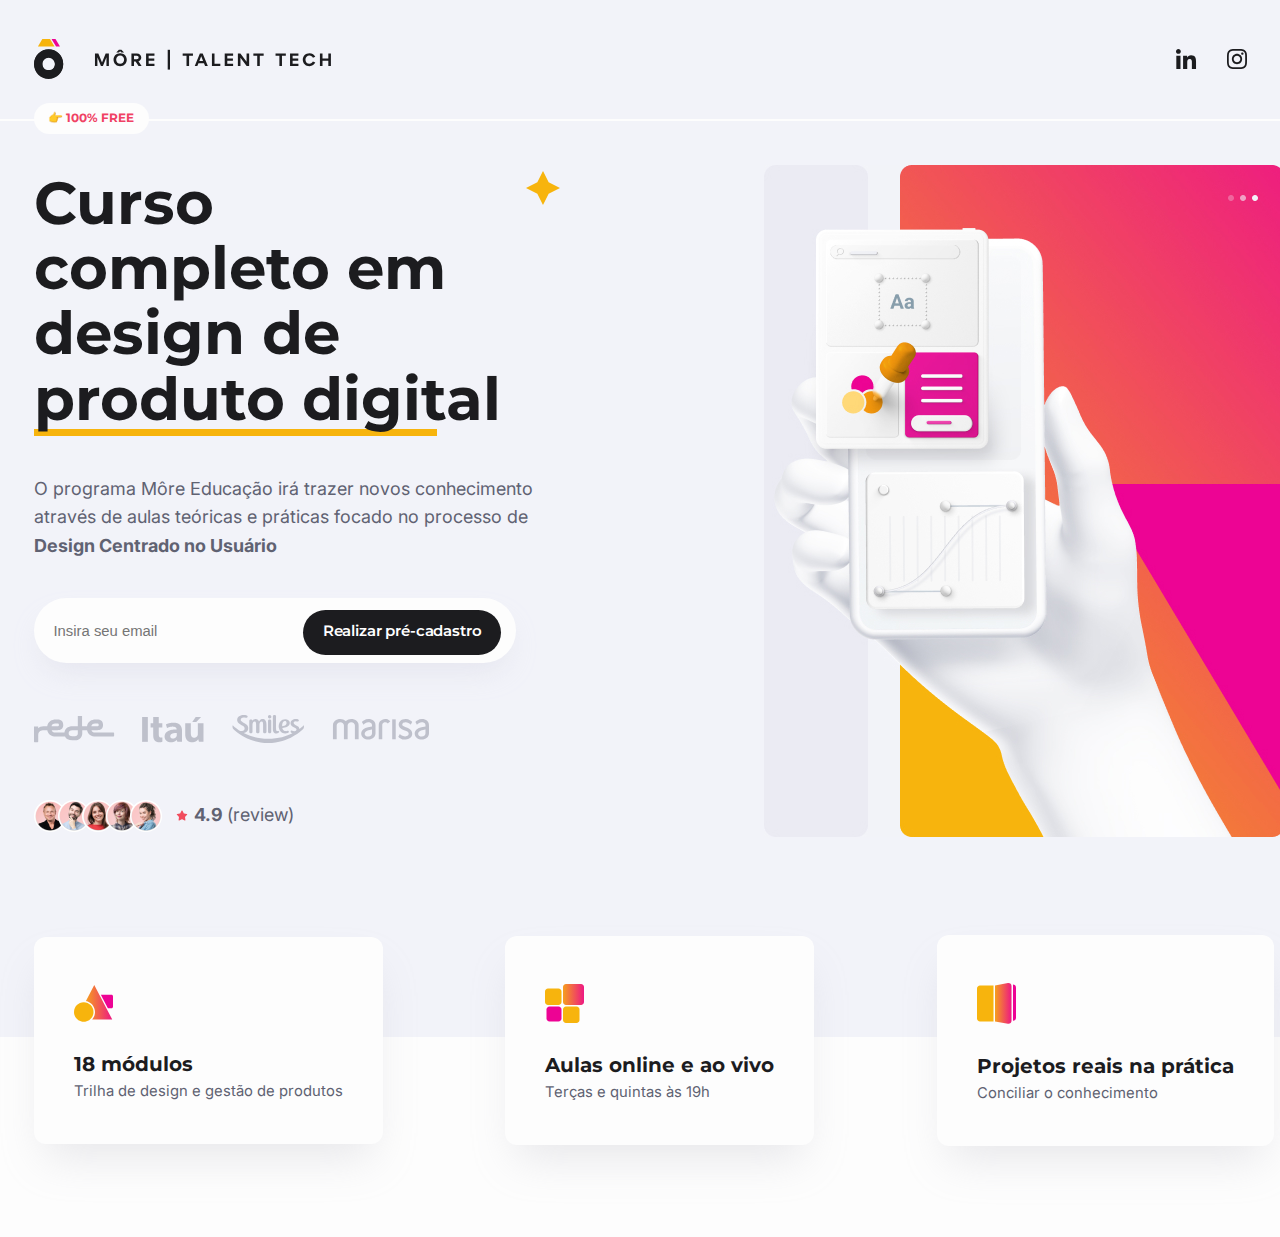
<file: more/index.html>
<!DOCTYPE html>
<html lang="pt-br">

<head>
    <meta charset="UTF-8">
    <meta http-equiv="X-UA-Compatible" content="IE=edge">
    <meta name="viewport" content="width=device-width, initial-scale=1.0">

    <!-- Google Fonts -->

    <style> @import url('https://fonts.googleapis.com/css2?family=Inter:wght@400;600&family=Montserrat:wght@600;700&display=swap'); </style>

    <!-- StyleSheet -->

    <link rel="stylesheet" href="./src/styles/styles.css">

    <!-- Favicon -->

    <title>Môre | Talent Tech</title>
</head>

<body>
    <header>
        <div class="container">
            <img src="./src/assets/brand.svg" alt="Môre" class="logo">

            <ul>
                <li>
                    <a href="">
                        <img src="./src/assets/icon-linkedin.svg" alt="">
                    </a>
                </li>
                <li>
                    <a href="">
                        <img src="./src/assets/icon-instagram.svg" alt="">
                    </a>
                </li>
            </ul>

            <div class="free">
                <p>👉 100% FREE</p>
            </div>
        </div>
    </header>

    <section class="s-hero">
        <div class="container">
            <div class="s-hero-left">
                <div class="title">
                    <h1>
                        Curso completo em design de produto digital
                    </h1>
                    <img src="./src/assets/Star.svg" alt="">
                </div>
                <p class="description">
                    O programa Môre Educação irá trazer novos conhecimento através de aulas teóricas e práticas focado no processo de <strong>Design Centrado no Usuário</strong>
                </p>

                <div class="email-registration">
                    <input type="email" placeholder="Insira seu email">
                    <button>Realizar pré-cadastro</button>
                </div>

                <ul>
                    <li>
                        <img src="./src/assets/rede-logo.svg" alt="">
                    </li>
                    <li>
                        <img src="./src/assets/itau-logo.svg" alt="">
                    </li>
                    <li>
                        <img src="./src/assets/smile-logo.svg" alt="">
                    </li>
                    <li>
                        <img src="./src/assets/marisa-logo.svg" alt="">
                    </li>
                </ul>

                <div class="rating">
                    <img src="./src/assets/people.png" alt="">

                    <div class="info">
                        <img src="./src/assets/Star2.svg" alt="">
                        <p>
                            <strong>4.9 </strong>
                            (review)
                        </p>
                    </div>
                </div>
            </div>
            <div class="s-hero-right">
                <img src="./src/assets/illustration.jpg" alt="">
            </div>
        </div>
    </section>

    <section class="s-content">
        <div class="container">
            <ul>
                <li>
                    <div class="card">
                        <img src="./src/assets/icon-triangle.svg" alt="">
                        <h2>18 módulos</h2>
                        <p>Trilha de design e gestão de produtos</p>
                    </div>
                </li>
                <li>
                    <div class="card">
                        <img src="./src/assets/icon-square.svg" alt="">
                        <h2>Aulas online e ao vivo</h2>
                        <p>Terças e quintas às 19h</p>
                    </div>
                </li>
                <li>
                    <div class="card">
                        <img src="./src/assets/icon-layers.svg" alt="">
                        <h2>Projetos reais na prática</h2>
                        <p>Conciliar o conhecimento</p>
                    </div>
                </li>
            </ul>
        </div>
    </section>
</body>

</html>
</file>
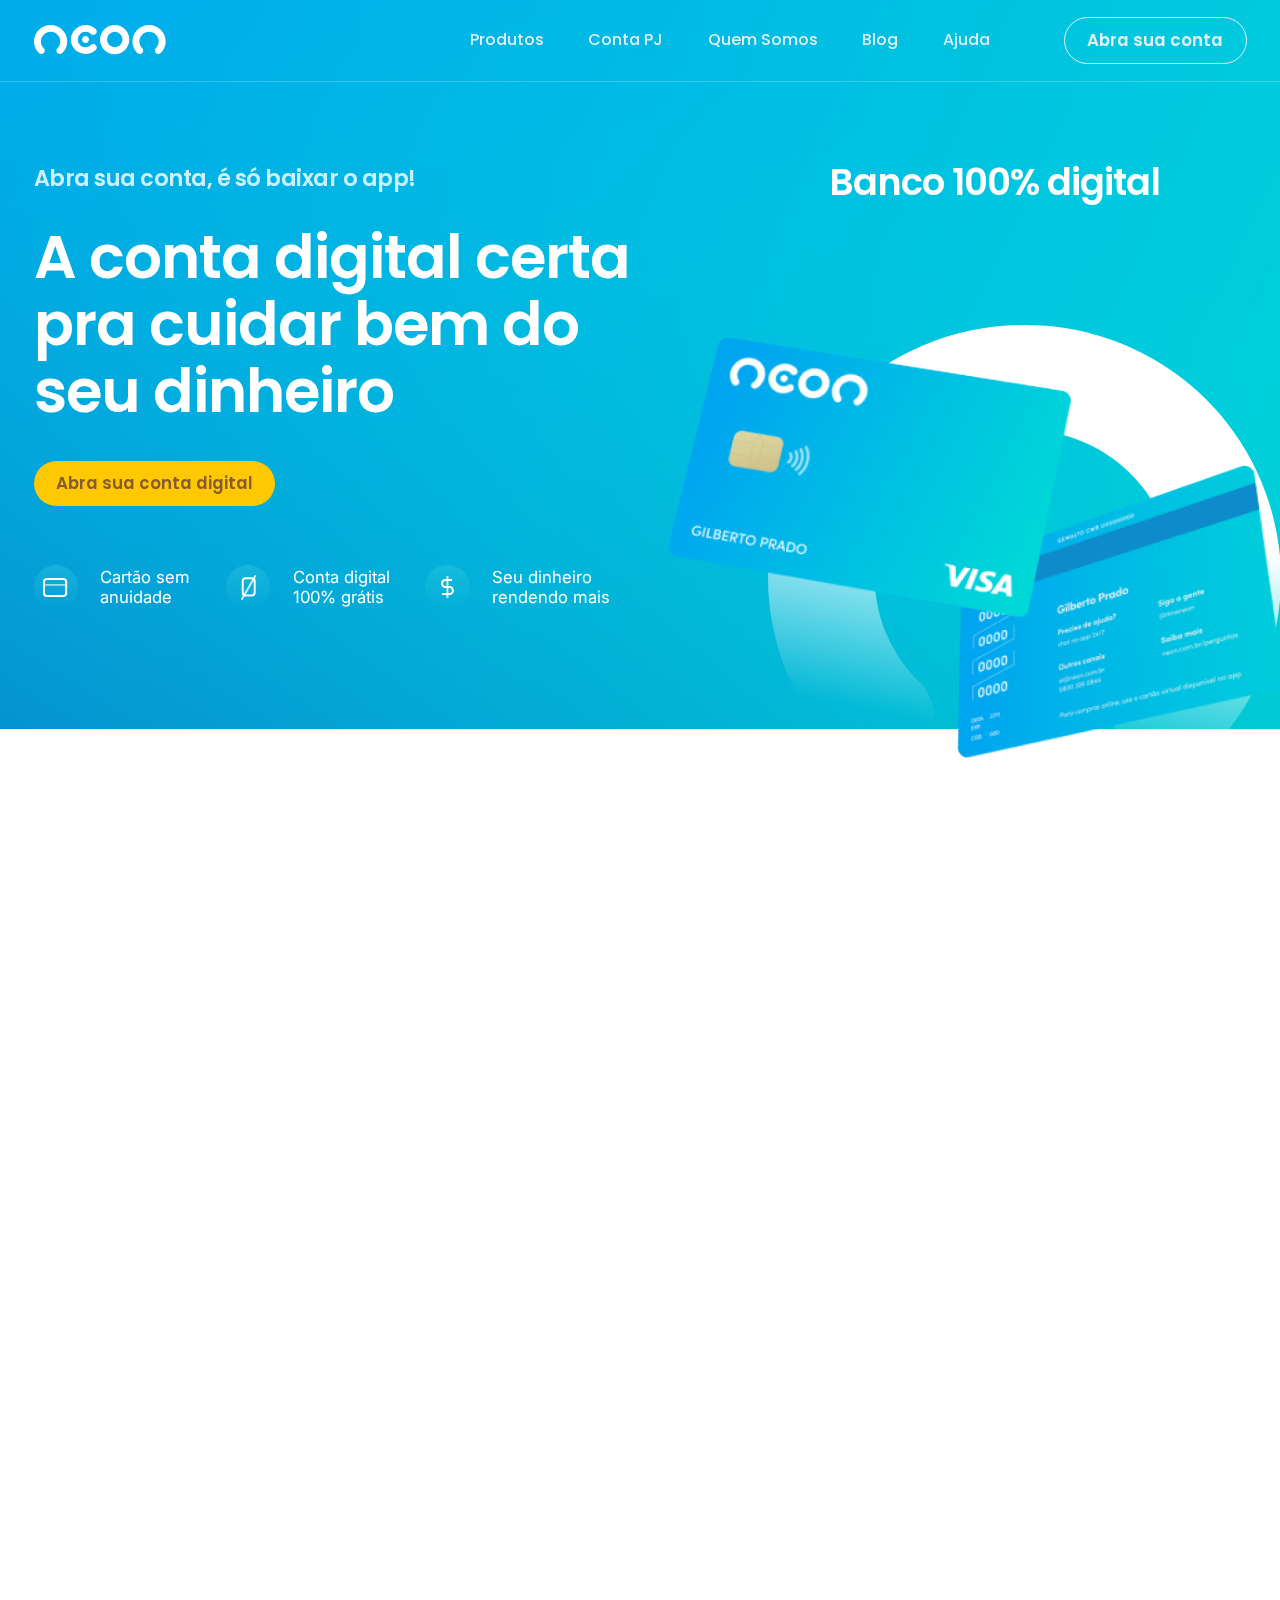
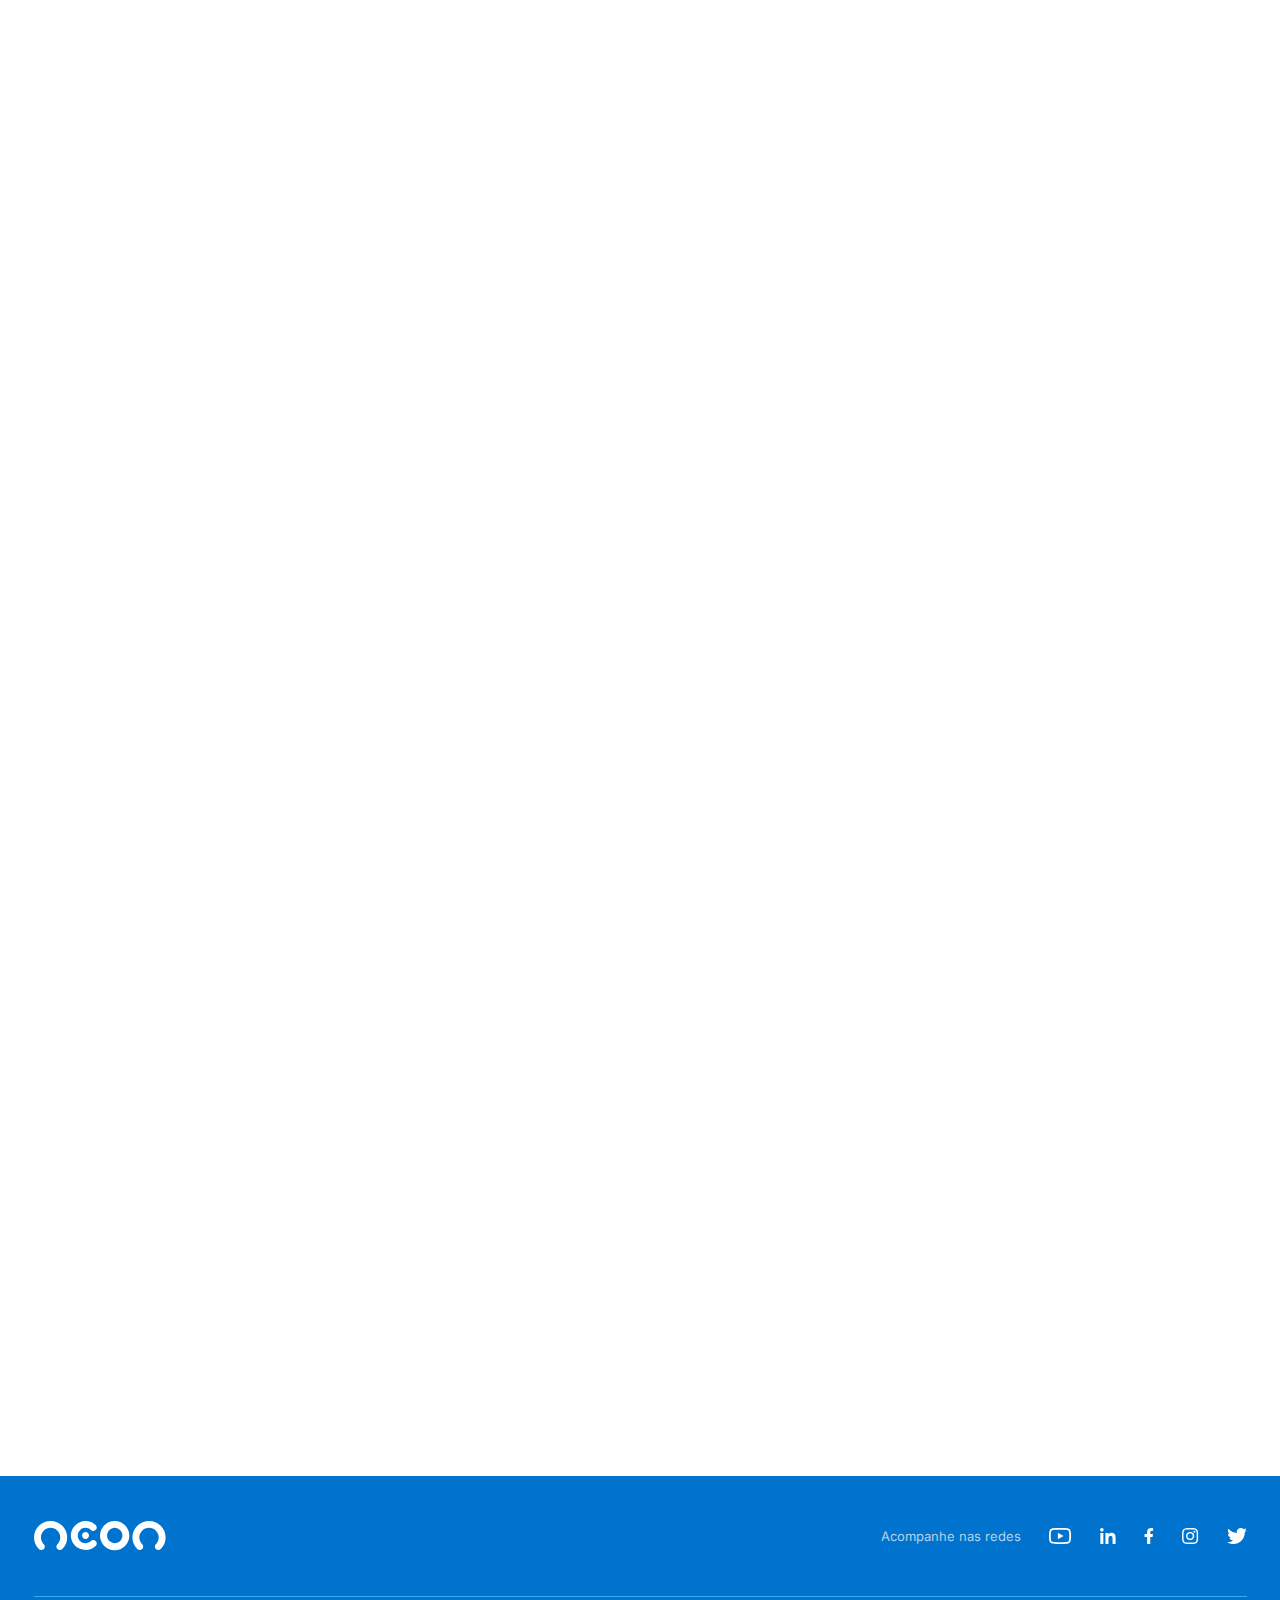
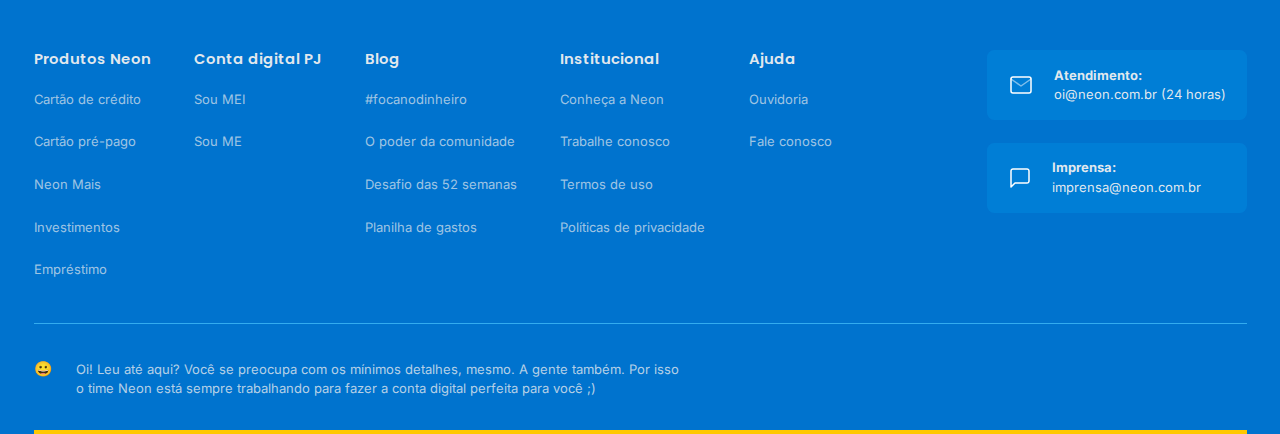
<file: neon/index.html>
<!DOCTYPE html>
<html lang="en">

<head>
    <meta charset="UTF-8">
    <meta http-equiv="X-UA-Compatible" content="IE=edge">
    <meta name="viewport" content="width=device-width, initial-scale=1.0">
    
    <!-- Primary Meta Tags -->
    <title>Redesign LandingPage do Banco Neon</title>
    <meta name="title" content="Redesign LandingPage do Banco Neon">
    <meta name="description" content="Neon | A conta digital dos brasileiros">

    <!-- Open Graph / Facebook -->
    <meta property="og:type" content="website">
    <meta property="og:url" content="https://metatags.io/">
    <meta property="og:title" content="Redesign LandingPage do Banco Neon">
    <meta property="og:description" content="Neon | A conta digital dos brasileiros">
    <meta property="og:image" content="https://metatags.io/assets/meta-tags-16a33a6a8531e519cc0936fbba0ad904e52d35f34a46c97a2c9f6f7dd7d336f2.png">

    <!-- Twitter -->
    <meta property="twitter:card" content="summary_large_image">
    <meta property="twitter:url" content="https://metatags.io/">
    <meta property="twitter:title" content="Redesign LandingPage do Banco Neon">
    <meta property="twitter:description" content="Neon | A conta digital dos brasileiros">
    <meta property="twitter:image" content="https://metatags.io/assets/meta-tags-16a33a6a8531e519cc0936fbba0ad904e52d35f34a46c97a2c9f6f7dd7d336f2.png">

    <!-- Favicon -->
    <link rel="shortcut icon" href="favicon.png" type="image/x-icon">

    <!-- Swiper -->

    <link rel="stylesheet" href="https://cdn.jsdelivr.net/npm/swiper@8/swiper-bundle.min.css" />

    <!-- AOS Animate -->

    <link href="https://unpkg.com/aos@2.3.1/dist/aos.css" rel="stylesheet">

    <!-- CSS -->
    <link rel="stylesheet" href="./src/styles/style.css">

    <!-- Google Fonts -->
    <link rel="preconnect" href="https://fonts.googleapis.com">
    <link rel="preconnect" href="https://fonts.gstatic.com" crossorigin>
    <link href="https://fonts.googleapis.com/css2?family=Inter&family=Poppins:wght@600;700&display=swap"
        rel="stylesheet">
</head>

<body>
    <header data-aos="fade-down">
        <div class="container">
            <a href="" class="logo">
                <img src="./src/assets/img/logo.svg" alt="Logo Neon">
            </a>
            <nav>
                <ul>
                    <li><a href="">Produtos</a></li>
                    <li><a href="">Conta PJ</a></li>
                    <li><a href="">Quem Somos</a></li>
                    <li><a href="">Blog</a></li>
                    <li><a href="">Ajuda</a></li>
                </ul>
                <button class="btn-secondary white">Abra sua conta</button>
                <button class="btn-mobile">
                    <img src="./src/assets/img/btn-mobile.svg" alt="">
                </button>
            </nav>
        </div>
    </header>

    <section class="s-hero">
        <div class="container">
            <div class="s-hero-left" data-aos="fade-right">
                <h3>
                    Abra sua conta, é só baixar o app!
                </h3>
                <h1>
                    A conta digital certa pra cuidar bem do seu dinheiro
                </h1>
                <button class="btn-primary">
                    Abra sua conta digital
                </button>

                <ul>
                    <li class="vantagens">
                        <div class="icon">
                            <img src="./src/assets/img/icon-anuidade.svg" alt="">
                        </div>
                        <span>
                            Cartão sem <br>anuidade
                        </span>
                    </li>
                    <li class="vantagens">
                        <div class="icon">
                            <img src="./src/assets/img/icon-conta-digital.svg" alt="">
                        </div>
                        <span>
                            Conta digital <br>100% grátis
                        </span>
                    </li>
                    <li class="vantagens">
                        <div class="icon">
                            <img src="./src/assets/img/icon-dinheiro.svg" alt="">
                        </div>
                        <span>
                            Seu dinheiro <br>rendendo mais
                        </span>
                    </li>
                </ul>
            </div>
            <div class="s-hero-right">
                <h2 data-aos="fade-left">
                    Banco 100% digital
                </h2>
                <div data-aos="zoom-in" class="image">
                    <img src="./src/assets/img/card-neon-frnt.png" class="card-front" alt="Cartão Front">
                    <img src="./src/assets/img/card-neon-back.png" class="card-back" alt="Cartão Back">
                    <img src="./src/assets/img/circle-cards-neon.svg" class="circle" alt="">
                </div>
            </div>
        </div>
    </section>

    <section class="s-card-neon">
        <div class="container">
            <div class="s-card-neon-left">
                <div class="ilustra-mockup">
                    <img src="./src/assets/img/circle-mockup.svg" data-aos="fade-left" alt="" class="circle">
                    <img src="./src/assets/img/mockup.svg" data-aos="flip-left" alt="">
                </div>
                <div class="text" data-aos="fade-up">
                    <div class="icon">
                        <img src="./src/assets/img/icon-neon.svg" alt="">
                    </div>
                    <div class="info-txt">
                        <h3>Baixe nosso app</h3>
                        <p>
                            Que tal abrir uma conta digital para ver como a gente faz a sua vida muito mais simples?
                        </p>
                        <ul>
                            <li>
                                <a href="" target="_blank">
                                    <img src="./src/assets/img/apple-store.svg" alt="">
                                </a>
                            </li>
                            <li>
                                <a href="" target="_blank">
                                    <img src="./src/assets/img/google-play.svg" alt="">
                                </a>
                            </li>
                        </ul>
                    </div>
                </div>
            </div>
            <div class="s-card-neon-right">
                <div class="main-text" data-aos="fade-left">
                    <h2>Resolva sua vida direto pelo app Neon!</h2>
                    <ul>
                        <li>
                            <div class="info">
                                <img src="./src/assets/img/icon-cartao-credito.svg" alt="" class="icon">
                                <div class="txt">
                                    <h3>
                                        Cartão de crédito sem anuidade
                                    </h3>
                                    <p>
                                        Conta digital com cartão de crédito sem anuidade e sem complicação
                                    </p>
                                </div>
                            </div>
                            <img src="./src/assets/img/arrow-right.svg" alt="">
                        </li>
                        <li>
                            <div class="info">
                                <img src="./src/assets/img/icon-taxas.svg" alt="" class="icon">
                                <div class="txt">
                                    <h3>
                                        Sem taxas
                                    </h3>
                                    <p>
                                        Transferências, boletos de depósito e outros serviços gratuitos
                                    </p>
                                </div>
                            </div>
                            <img src="./src/assets/img/arrow-right.svg" alt="">
                        </li>
                        <li>
                            <div class="info">
                                <img src="./src/assets/img/icon-investimentos.svg">
                                <div class="txt">
                                    <h3>
                                        Mais investimentos
                                    </h3>
                                    <p>
                                        Rendem mais que a poupança e você resgata quando quiser
                                    </p>
                                </div>
                            </div>
                            <img src="./src/assets/img/arrow-right.svg" alt="">
                        </li>
                    </ul>
                    <a href="" class="btn-link">Conheca outros produtos</a>
                </div>
                <div class="box-card" data-aos="fade-left">
                    <div class="text">
                        <h2>
                            Neon Pejota
                        </h2>
                        <h3>
                            Contas digitais PJ gratuitas para decolar seu negócio!
                        </h3>
                        <p>
                            As melhores contas para fazer pagamentos, compras e receber dos seus clientes.
                        </p>
                        <div class="btns">
                            <button class="btn-primary">
                                Sou MEI
                            </button>
                            <button class="btn-primary">
                                Sou ME
                            </button>
                        </div>
                    </div>
                    <img src="./src/assets/img/card-front-pj.svg" alt="" class="image">
                </div>
            </div>
        </div>
    </section>

    <section class="s-depoimento">
        <div class="container">
            <div class="top" data-aos="fade-right">
                <h2>
                    <span>
                        Prático, fácil, moderno
                    </span>
                    Você resolve tudo sem estresse 😊
                </h2>
                <div class="swiper-pagination"></div>
            </div>

            <div class="slide-depoimentos" data-aos="fade-up">
                <div class="swiper-wrapper">
                    <div class="swiper-slide">
                        <div class="card-depoimento">
                            <div class="user">
                                <strong>@marciogurka</strong>
                                <img src="./src/assets/img/icon-twiiter.svg" alt="">
                            </div>
                            <p>
                                Valeu @banconenon! Linda embalagem e o cartão tbm é lindo! Muito amor por esse banco
                                #bancoNeon
                            </p>
                        </div>
                    </div>
                    <div class="swiper-slide">
                        <div class="card-depoimento">
                            <div class="user">
                                <strong>@marciogurka</strong>
                                <img src="./src/assets/img/icon-twiiter.svg" alt="">
                            </div>
                            <p>
                                Valeu @banconenon! Linda embalagem e o cartão tbm é lindo! Muito amor por esse banco
                                #bancoNeon
                            </p>
                        </div>
                    </div>
                    <div class="swiper-slide">
                        <div class="card-depoimento">
                            <div class="user">
                                <strong>@marciogurka</strong>
                                <img src="./src/assets/img/icon-twiiter.svg" alt="">
                            </div>
                            <p>
                                Valeu @banconenon! Linda embalagem e o cartão tbm é lindo! Muito amor por esse banco
                                #bancoNeon
                            </p>
                        </div>
                    </div>
                    <div class="swiper-slide">
                        <div class="card-depoimento">
                            <div class="user">
                                <strong>@marciogurka</strong>
                                <img src="./src/assets/img/icon-twiiter.svg" alt="">
                            </div>
                            <p>
                                Valeu @banconenon! Linda embalagem e o cartão tbm é lindo! Muito amor por esse banco
                                #bancoNeon
                            </p>
                        </div>
                    </div>
                    <div class="swiper-slide">
                        <div class="card-depoimento">
                            <div class="user">
                                <strong>@marciogurka</strong>
                                <img src="./src/assets/img/icon-twiiter.svg" alt="">
                            </div>
                            <p>
                                Valeu @banconenon! Linda embalagem e o cartão tbm é lindo! Muito amor por esse banco
                                #bancoNeon
                            </p>
                        </div>
                    </div>
                    <div class="swiper-slide">
                        <div class="card-depoimento">
                            <div class="user">
                                <strong>@marciogurka</strong>
                                <img src="./src/assets/img/icon-twiiter.svg" alt="">
                            </div>
                            <p>
                                Valeu @banconenon! Linda embalagem e o cartão tbm é lindo! Muito amor por esse banco
                                #bancoNeon
                            </p>
                        </div>
                    </div>
                </div>
            </div>
        </div>
    </section>

    <section class="s-conta">
        <div class="container">
            <div class="s-conta-left" data-aos="fade-right">
                <h2>
                    <span>
                        Aproveite
                    </span>
                    Domine o seu dinheiro com uma conta 100% digital
                </h2>

                <ul>
                    <li>
                        <div class="icon">
                            <img src="./src/assets/img/icon-cartao-internacional.svg" alt="">
                        </div>
                        <div class="info">
                            <h4>Cartão visa internacional</h4>
                            <p>Tenha facilidades e benefícios para o seu dia a dia.</p>
                        </div>
                    </li>
                    <li>
                        <div class="icon">
                            <img src="./src/assets/img/icon-conta-digital.svg" alt="">
                        </div>
                        <div class="info">
                            <h4>Zero mensalidade e anuidade</h4>
                            <p>Não gaste grana pagando taxas desnecessárias. </p>
                        </div>
                    </li>
                    <li>
                        <div class="icon">
                            <img src="./src/assets/img/icon-dinheiro.svg" alt="">
                        </div>
                        <div class="info">
                            <h4>Investimento que rende mais que a poupança</h4>
                            <p>Invista o seu dinheiro de maneira mais rentável.</p>
                        </div>
                    </li>
                </ul>

                <button class="btn-primary">Abra sua conta digital</button>
            </div>
            <div class="s-conta-right">

                <img src="./src/assets/img/mockup-01.svg" class="mockup-01" alt="" data-aos="fade-up">
                <img src="./src/assets/img/mockup-02.png" class="mockup-02" alt="" data-aos="fade-down">
                <img src="./src/assets/img/circle-conta-digital.svg" class="circle" alt="" data-aos="zoom-in">

            </div>
        </div>
    </section>

    <footer>
        <div class="container">
            <div class="top">
                <img src="./src/assets/img/logo.svg" alt="">
                <div class="share">
                    <span>Acompanhe nas redes</span>
                    <ul>
                        <li>
                            <a href="">
                                <img src="./src/assets/img/youtube.svg" alt="">
                            </a>
                        </li>
                        <li>
                            <a href="">
                                <img src="./src/assets/img/linkedin.svg" alt="">
                            </a>
                        </li>
                        <li>
                            <a href="">
                                <img src="./src/assets/img/facebook.svg" alt="">
                            </a>
                        </li>
                        <li>
                            <a href="">
                                <img src="./src/assets/img/instagram.svg" alt="">
                            </a>
                        </li>
                        <li>
                            <a href="">
                                <img src="./src/assets/img/twitter-white.svg" alt="">
                            </a>
                        </li>
                    </ul>
                </div>
            </div>
            <div class="main">
                <nav>
                    <div class="item">
                        <strong>Produtos Neon</strong>
                        <ul>
                            <li>
                                <a href="">Cartão de crédito</a>
                            </li>
                            <li>
                                <a href="">Cartão pré-pago</a>
                            </li>
                            <li>
                                <a href="">Neon Mais</a>
                            </li>
                            <li>
                                <a href="">Investimentos</a>
                            </li>
                            <li>
                                <a href="">Empréstimo</a>
                            </li>
                        </ul>
                    </div>
                    <div class="item">
                        <strong>Conta digital PJ</strong>
                        <ul>
                            <li>
                                <a href="">Sou MEI</a>
                            </li>
                            <li>
                                <a href="">Sou ME</a>
                            </li>
                        </ul>
                    </div>
                    <div class="item">
                        <strong>Blog</strong>
                        <ul>
                            <li>
                                <a href="">#focanodinheiro</a>
                            </li>
                            <li>
                                <a href="">O poder da comunidade</a>
                            </li>
                            <li>
                                <a href="">Desafio das 52 semanas</a>
                            </li>
                            <li>
                                <a href="">Planilha de gastos</a>
                            </li>
                        </ul>
                    </div>
                    <div class="item">
                        <strong>Institucional</strong>
                        <ul>
                            <li>
                                <a href="">Conheça a Neon</a>
                            </li>
                            <li>
                                <a href="">Trabalhe conosco</a>
                            </li>
                            <li>
                                <a href="">Termos de uso</a>
                            </li>
                            <li>
                                <a href="">Políticas de privacidade</a>
                            </li>
                        </ul>
                    </div>
                    <div class="item">
                        <strong>Ajuda</strong>
                        <ul>
                            <li>
                                <a href="">Ouvidoria</a>
                            </li>
                            <li>
                                <a href="">Fale conosco</a>
                            </li>
                        </ul>
                    </div>
                </nav>
                <div class="btns">
                    <button class="btn-contato">
                        <img src="./src/assets/img/envelope.svg" alt="">
                        <div class="info">
                            <strong>Atendimento:</strong>
                            <span>oi@neon.com.br (24 horas)</span>
                        </div>
                    </button>
                    <button class="btn-contato">
                        <img src="./src/assets/img/chat.svg" alt="">
                        <div class="info">
                            <strong>Imprensa:</strong>
                            <span>imprensa@neon.com.br</span>
                        </div>
                    </button>
                </div>
            </div>
            <div class="mensagem">
                <div class="icon">😀</div>
                <p>
                    Oi! Leu até aqui? Você se preocupa com os mínimos detalhes, mesmo. A gente também. Por isso o time
                    Neon está sempre trabalhando para fazer a conta digital perfeita para você ;)
                </p>
            </div>
        </div>
    </footer>


    <script src="https://cdn.jsdelivr.net/npm/swiper@8/swiper-bundle.min.js"></script>

    <script src="https://unpkg.com/aos@2.3.1/dist/aos.js"></script>

    <script>
        var swiper = new Swiper(".slide-depoimentos", {
            slidesPerView: 3,
            spaceBetween: 30,
            pagination: {
                el: ".s-depoimento .top .swiper-pagination",
                clickable: true,
            },
            breakpoints: {
                320: {
                    slidesPerView: 1.3,
                    spaceBetween: 16,
                },
                600: {
                    slidesPerView: 2.3,
                    spaceBetween: 15,
                },
                970: {
                    slidesPerView: 3,
                    spaceBetween: 30,
                }
            }
        });

        AOS.init({
            duration: 1000,
            once: true
        });
    </script>
</body>

</html>
</file>
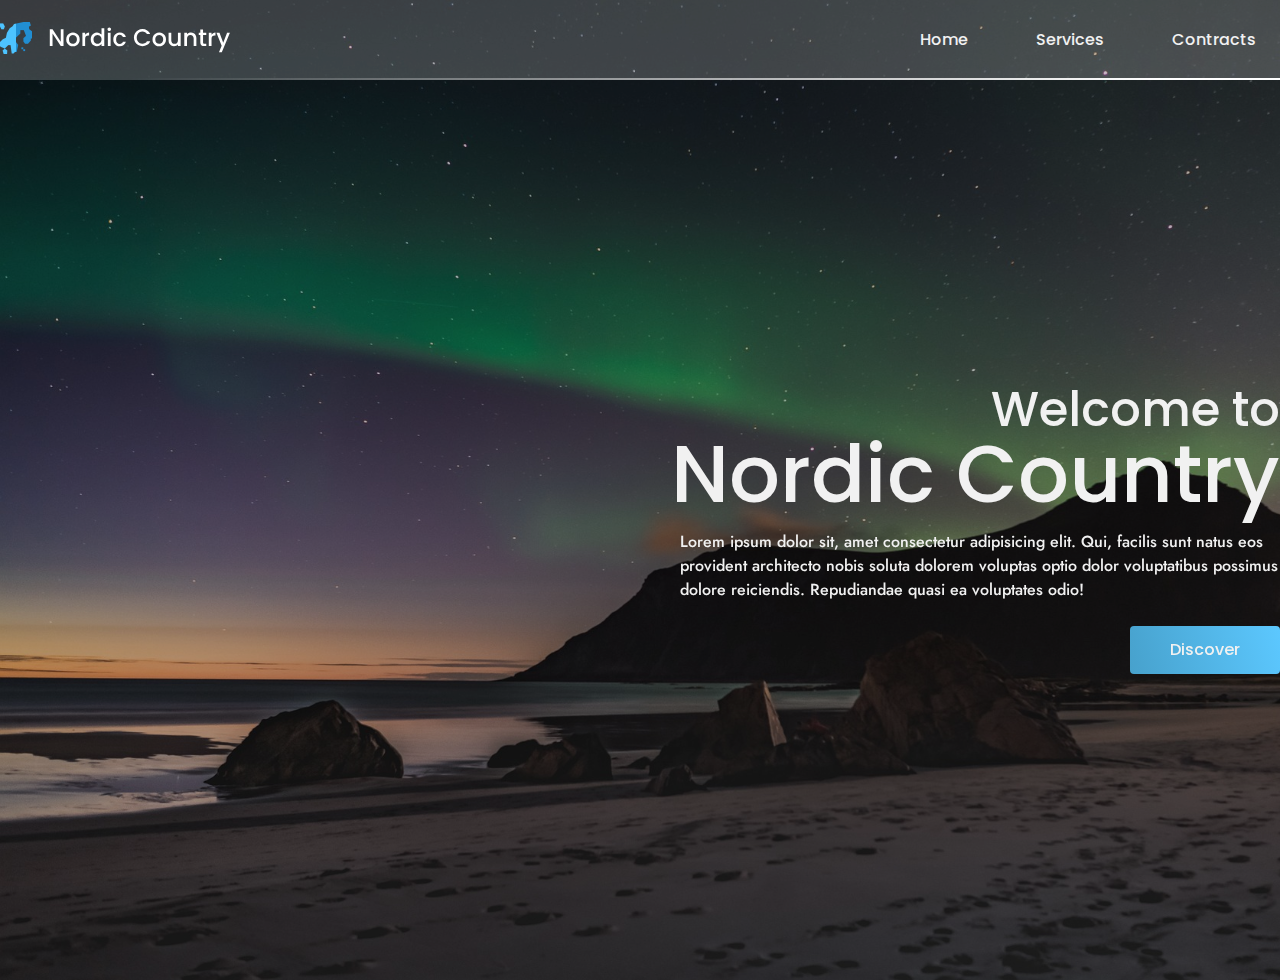
<file: nordic/index.html>
<!DOCTYPE html>
<html lang="en">

<head>
    <meta charset="UTF-8">
    <meta http-equiv="X-UA-Compatible" content="IE=edge">
    <meta name="viewport" content="width=device-width, initial-scale=1.0">
    <title>Nordic Country</title>

    <link rel="stylesheet" href="./src/styles/style.css">
    <link rel="shortcut icon" href="./src/assets/favicon.jpg" type="image/x-icon">

    <link rel="preconnect" href="https://fonts.googleapis.com">
    <link rel="preconnect" href="https://fonts.gstatic.com" crossorigin>
    <link href="https://fonts.googleapis.com/css2?family=Jost:wght@500&family=Poppins:wght@400;500&display=swap" rel="stylesheet">

    <link href="https://unpkg.com/aos@2.3.1/dist/aos.css" rel="stylesheet">
</head>

<body>
    <div class="nordic-1"></div>
    <div class="nordic-2"></div>
    <div class="nordic-3"></div>

    <header class="menu">
        <div class="container">
            <nav>
                <div class="logo">
                    <img src="./src/assets/logo.svg" alt="" onload="SVGInject(this)">
                </div>
                <div class="menu-content">
                    <a href="" class="link">Home</a>
                    <a href="" class="link">Services</a>
                    <a href="" class="link">Contracts</a>
                </div>
            </nav>
        </div>
        <div class="border"></div>
    </header>

    <section class="s-hero">
        <div class="container">
            <div class="s-hero-content" data-aos="fade-up">
                <h2>Welcome to</h2>
                <h1>Nordic Country</h1>
                <p>Lorem ipsum dolor sit, amet consectetur adipisicing elit. Qui, facilis sunt natus eos provident
                    architecto nobis soluta dolorem voluptas optio dolor voluptatibus possimus dolore reiciendis.
                    Repudiandae quasi ea voluptates odio!</p>
                <a href="" class="btn-primary">Discover</a>
            </div>
            <div class="divider"></div>
        </div>
    </section>

    <script src="./src/js/svg-inject.min.js"></script>
    <script src="https://unpkg.com/aos@2.3.1/dist/aos.js"></script>

    <script>
        AOS.init({
            delay: 100,
        });
    </script>
</body>

</html>
</file>
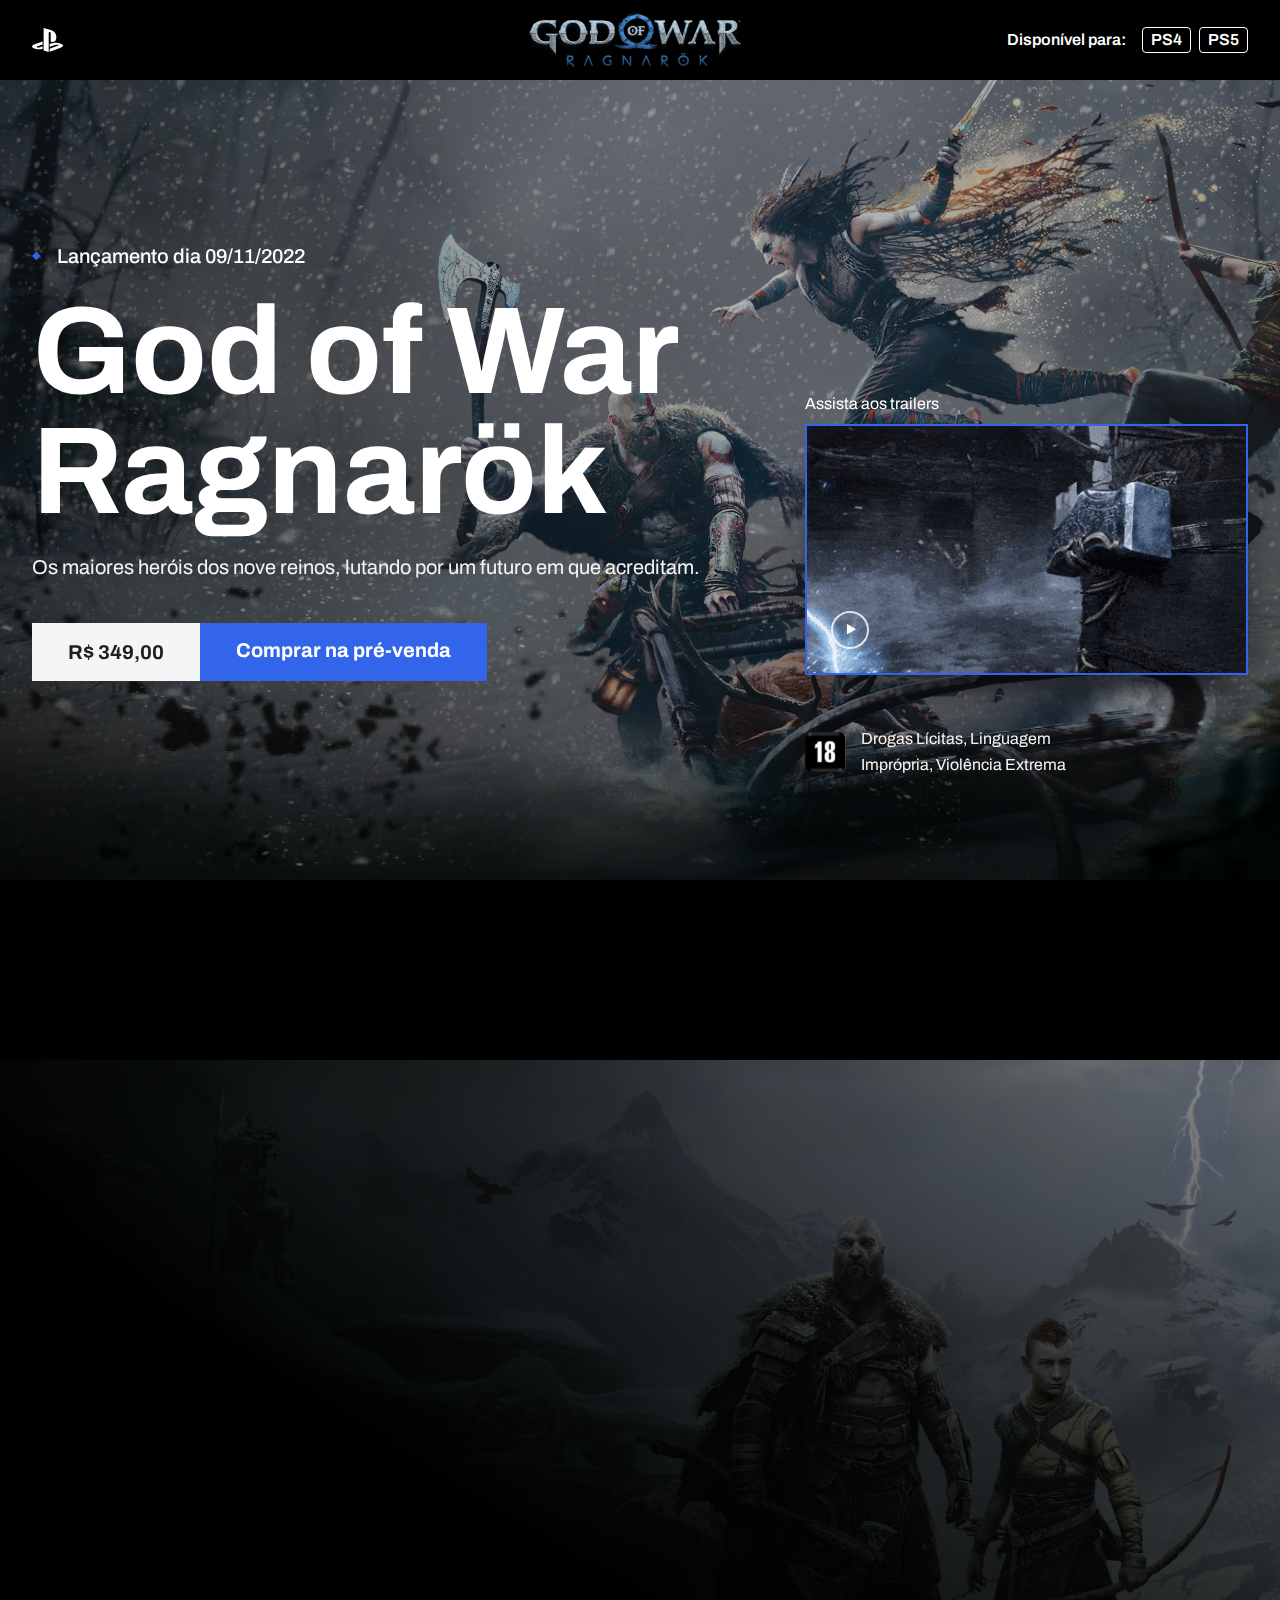
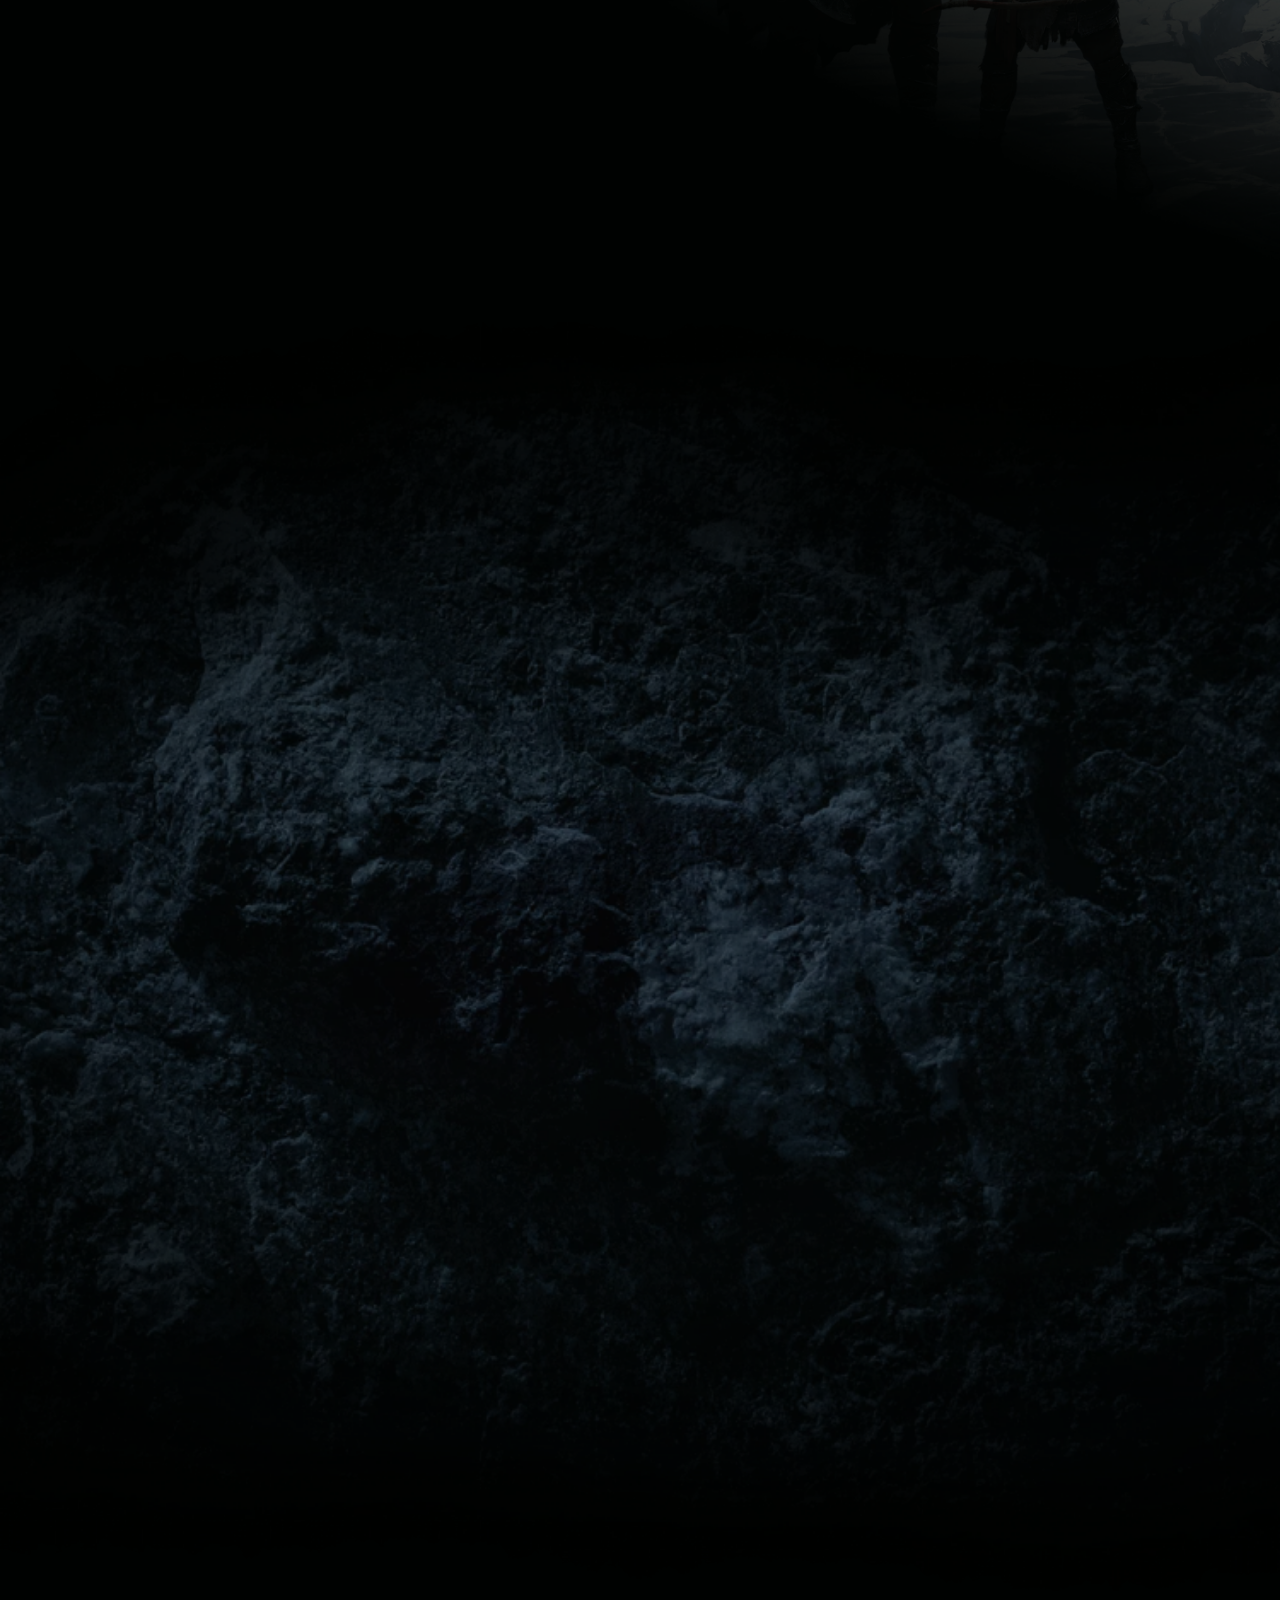
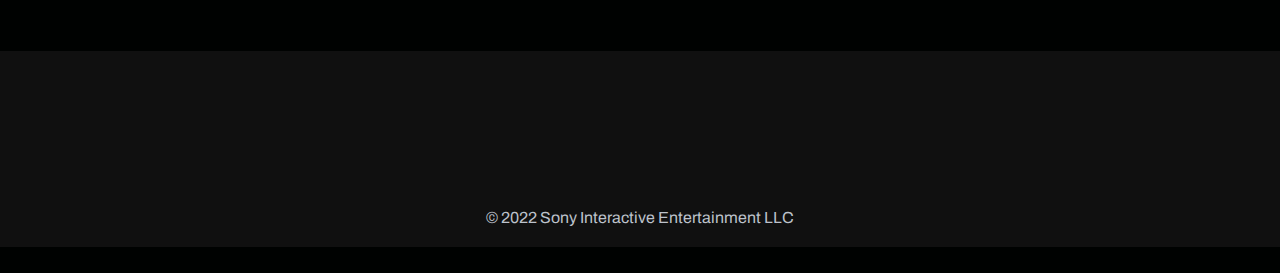
<file: ragnarok/index.html>
<!DOCTYPE html>
<html lang="pt-br">

<head>
    <meta charset="UTF-8">
    <meta http-equiv="X-UA-Compatible" content="IE=edge">
    <meta name="viewport" content="width=device-width, initial-scale=1.0">

    <!-- Fontes -->
    <link rel="preconnect" href="https://fonts.googleapis.com">
    <link rel="preconnect" href="https://fonts.gstatic.com" crossorigin>
    <link href="https://fonts.googleapis.com/css2?family=Archivo:wght@400;500;600;700&display=swap" rel="stylesheet">

    <!-- CSS -->
    <link rel="stylesheet" href="./src/styles/style.css">

    <!-- Detalhes -->
    <title>God of War Ragnarök</title>
    <link rel="shortcut icon" href="favicon.png" type="image/x-icon">

    <!-- Animação -->
    <link href="https://unpkg.com/aos@2.3.1/dist/aos.css" rel="stylesheet">

    <!-- Slide CSS -->
    <link rel="stylesheet" href="https://cdn.jsdelivr.net/npm/swiper/swiper-bundle.min.css" />

</head>

<body>
    <header>
        <div class="container">
            <img src="./src/assets/sony.svg" class="sony" alt="Sony">
            <img src="./src/assets/logo.jpg" class="logo" alt="Logo GOd of War Ragnarok">

            <div class="plataform">
                <span>Disponível para:</span>
                <ul>
                    <li>PS4</li>
                    <li>PS5</li>
                </ul>
            </div>
        </div>
    </header>

    <section class="s-hero">
        <div class="container">
            <div class="left" data-aos="fade-right">
                <h3 class="subtitle">
                    <img src="./src/assets/bullets.svg" alt="Bullet">
                    <span>Lançamento dia 09/11/2022</span>

                    <h1>God of War Ragnarök</h1>
                    <p>Os maiores heróis dos nove reinos, lutando por um futuro em que acreditam.</p>

                    <div class="value">
                        <strong>R$ 349,00</strong>
                        <a href="" target="_blank">Comprar na pré-venda</a>
                    </div>
                </h3>
            </div>
            <div class="right" data-aos="fade-left" data-aos-delay="200">
                <span>Assista aos trailers</span>
                <button>
                    <a href="https://www.youtube.com/watch?v=qZ9LoYMu2CU&list=PLkZ0l8ar3HzJCxl-8Ss8kk7zoSyILc0Vd" target="_blank">
                        <img src="./src/assets/thumbnail.gif" alt="Trailer" class="thumbnail">
                        <img src="./src/assets/play.svg" alt="Play" class="play">
                    </a>
                </button>
                <div class="year-old">
                    <img src="./src/assets/faixa-etaria.png" alt="">
                    <p>Drogas Lícitas, Linguagem Imprópria, Violência Extrema</p>
                </div>
            </div>
        </div>
    </section>

    <section class="info-geral">
        <div class="container">
            <ul data-aos="zoom-in">
                <li>
                    <img src="./src/assets/100.png" alt="">
                    <span>Comicbook</span>
                </li>
                <li>
                    <img src="./src/assets/100.png" alt="">
                    <span>Twinfinite</span>
                </li>
                <li>
                    <img src="./src/assets/100.png" alt="">
                    <span>Screenrant</span>
                </li>
            </ul>
        </div>
    </section>

    <section class="s-story">
        <div class="container">
            <div class="left" data-aos="fade-right">
                <h3 class="subtitle">
                    <img src="./src/assets/bullets.svg" alt="Bullet">
                    <span>Sony Interactive Entertainment</span>
                </h3>
                <h2>
                    Embarque com Kratos e Atreus em uma jornada épica
                </h2>
                <p>
                    O Fimbulwinter já começou. Kratos e Atreus devem viajar pelos Nove Reinos em busca de respostas
                    enquanto as forças asgardianas se preparam para uma batalha profetizada que causará o fim do mundo.
                    Nessa jornada, eles explorarão paisagens míticas impressionantes e enfrentarão inimigos aterradores:
                    deuses nórdicos e monstros. A ameaça do Ragnarök se aproxima. Kratos e Atreus terão de escolher
                    entre a segurança deles próprios e a dos reinos.
                </p>
                <div class="productor">
                    <img src="./src/assets/logo-sta-monica-sony.png" alt="Santa Monica Studio">
                    <p>
                        Do Santa Monica Studio, esta é a sequência da aclamada versão de 2018 de God of War.
                    </p>
                </div>
            </div>
            <div class="right" data-aos="fade-left" data-aos-delay="200">
                <img src="./src/assets/kratos-atreus.png" alt="Kratos e Atreus" class="kratos-atreus">
            </div>
        </div>
    </section>

    <section class="s-characters">
        <div class="container">
            <div class="description">
                <div class="left" data-aos="fade-right">
                    <h3 class="subtitle">
                        <img src="./src/assets/bullets.svg" alt="Bullet">
                        <span>Conheça os personagens</span>
                    </h3>
                    <h2>
                        Toda grande aventura é uma história esperando para ser contada
                    </h2>
                    <p>
                        Os mitos de Midgar se provaram reais, os deuses Nórdicos já sabem da existencia do homem que destruiu o panteão grego e que agora está em suas terras tentando passar despercebido mas com uma profecia a se cumprir.
                    </p>
                </div>
                <div class="right" data-aos="fade-left">
                    <img src="./src/assets/axel.png" alt="Leviatan">
                    <div class="text">
                        <img src="./src/assets/logo.jpg" alt="God of War">
                        <span>
                            Lançamento dia 09/11/2022
                        </span>
                    </div>
                </div>
            </div>

            <div class="slide-characters" data-aos="zoom-in">
                <div class="swiper-wrapper">
                    <div class="swiper-slide">
                        <div class="card-character">
                            <div class="card-image">
                                <img src="./src/assets/kratos.jpg" alt="">
                                <button>Saiba mais</button>
                            </div>
                            <div class="card-info">
                                <h3>Kratos</h3>
                                <span>Deus da guerra Espartano</span>
                            </div>
                        </div>
                    </div>
                    <div class="swiper-slide">
                        <div class="card-character">
                            <div class="card-image">
                                <img src="./src/assets/atreus.jpg" alt="">
                                <button>Saiba mais</button>
                            </div>
                            <div class="card-info">
                                <h3>Atreus</h3>
                                <span>Loki, meio gigante e meio deus grego</span>
                            </div>
                        </div>
                    </div>
                    <div class="swiper-slide">
                        <div class="card-character">
                            <div class="card-image">
                                <img src="./src/assets/mimir.jpg" alt="">
                                <button>Saiba mais</button>
                            </div>
                            <div class="card-info">
                                <h3>Mimir</h3>
                                <span>O homem mais inteligente vivo</span>
                            </div>
                        </div>
                    </div>
                    <div class="swiper-slide">
                        <div class="card-character">
                            <div class="card-image">
                                <img src="./src/assets/freya.jpg" alt="">
                                <button>Saiba mais</button>
                            </div>
                            <div class="card-info">
                                <h3>Freya</h3>
                                <span>Mãe de Baldur e ex-esposa de Odin</span>
                            </div>
                        </div>
                    </div>
                    <div class="swiper-slide">
                        <div class="card-character">
                            <div class="card-image">
                                <img src="./src/assets/thor.jpg" alt="">
                                <button>Saiba mais</button>
                            </div>
                            <div class="card-info">
                                <h3>Thor</h3>
                                <span>Deus do trovão e filho de Odin</span>
                            </div>
                        </div>
                    </div>
                    <div class="swiper-slide">
                        <div class="card-character">
                            <div class="card-image">
                                <img src="./src/assets/tyr.jpg" alt="">
                                <button>Saiba mais</button>
                            </div>
                            <div class="card-info">
                                <h3>Tyr</h3>
                                <span>Deus da guerra Nordíco</span>
                            </div>
                        </div>
                    </div>
                </div>
                <div class="swiper-pagination"></div>
            </div>
    </section>

    <footer class="">
        <div class="container">
            <div class="links">
                <div class="left" data-aos="fade-up">
                    <img src="./src/assets/logo-gray.png" alt="">
                </div>
                <div class="right" data-aos="fade-up">
                    <div class="social">
                        <a href="">
                            <img src="./src/assets/instagram.png" alt="">
                        </a>
                        <a href="">
                            <img src="./src/assets/facebook.png" alt="">
                        </a>
                        <a href="">
                            <img src="./src/assets/twitter.png" alt="">
                        </a>
                        <a href="">
                            <img src="./src/assets/youtube.png" alt="">
                        </a>
                    </div>
                </div>
            </div>
            <p>
                © 2022 Sony Interactive Entertainment LLC
            </p>
        </div>
    </footer>

    <!-- JavaScript -->

    <script src="https://unpkg.com/aos@2.3.1/dist/aos.js"></script>
    <script src="https://cdn.jsdelivr.net/npm/swiper/swiper-bundle.min.js"></script>
    <script src="./src/js/main.js"></script>
    
</body>

</html>
</file>
<file: more/src/styles/styles.css>
*,::after,::before{margin:0;padding:0;list-style:none;text-decoration:none;outline:none;border:none;box-sizing:border-box}img{display:block}html{font-size:62.5%;background:#f2f3f9}@media(max-width: 1300px){html{font-size:58%}}@media(max-width: 991px){html{font-size:62.5%}}html,body{overflow-x:hidden}button{background-color:rgba(0,0,0,0);cursor:pointer;font-family:"Montserrat",sans-serif;font-style:normal;font-weight:600;font-size:1.4rem;line-height:1.7rem;text-align:center;letter-spacing:-0.01em;color:#fdfdfd}h1{font-size:6.4rem;line-height:110.9%}h2{font-size:2.2rem;line-height:150%;color:#1c1c1f}h1,h2{font-family:"Montserrat",sans-serif;font-style:normal;font-weight:700;color:#1c1c1f}p{font-family:"Inter";font-style:normal;font-weight:400;font-size:18px;line-height:160%;color:#606272}a{font-family:"Montserrat";font-style:normal;font-weight:600;font-size:16px;line-height:160%;-webkit-text-decoration-line:underline;text-decoration-line:underline;color:#1c1c1f}.container{width:100%;max-width:1245px;padding:0 16px;margin:0 auto}.card{width:100%;max-width:38.4rem;background-color:#fdfdfd;padding:48px 40px 40px 40px;border-radius:12px;box-shadow:0px 24px 44px -11px rgba(181,183,192,.3);display:flex;flex-direction:column;align-items:flex-start;justify-content:space-between}.card h2{margin-top:3rem}.card p{font-family:"Inter",normal;font-weight:400;font-size:1.6rem;line-height:160%}header{width:100%;height:13rem;display:flex;border-bottom:2px solid #fdfdfd}header .container{display:flex;flex-direction:row;align-items:center;justify-content:space-between;position:relative}header .container ul{display:flex}header .container ul li:not(:last-child){margin-right:30px}header .container .free{position:absolute;bottom:-15px;background-color:#fdfdfd;padding:.8rem 1.6rem;border-radius:30px}header .container .free p{color:#f04264;font-family:"Montserrat";font-weight:700;font-size:1.3rem;line-height:16px}.s-hero{padding-top:4.8rem;padding-bottom:21.5rem}.s-hero .container{display:flex;flex-direction:row;align-items:center;justify-content:space-between}.s-hero h1{max-width:54.1rem}.s-hero .s-hero-left{width:100%;max-width:56.7rem}.s-hero .s-hero-left .title{display:flex;flex-direction:row;align-items:flex-start;justify-content:space-between;position:relative}.s-hero .s-hero-left .title::after{content:"";width:43.5rem;height:.8rem;background-color:#f7b40d;position:absolute;bottom:-4px;z-index:-1}.s-hero .s-hero-left .description{margin-top:4.6rem}.s-hero .s-hero-left .email-registration{position:relative;max-width:52rem;height:7rem;background-color:#fdfdfd;padding:10px 100px 10px 20px;border-radius:10rem;margin-top:4rem;box-shadow:0px 15px 30px -10px rgba(204,206,219,.4)}.s-hero .s-hero-left .email-registration input{width:100%;height:100%;line-height:1;outline:none;font-size:1.6rem;background:rgba(0,0,0,0)}.s-hero .s-hero-left .email-registration button{position:absolute;right:15px;top:12px;bottom:3px;border:0;background:#1c1c1f;color:#fff;outline:none;margin:0;border-radius:10rem;z-index:2;padding:1.5rem 2.1rem;height:4.8rem;font-size:1.6rem}.s-hero .s-hero-left ul{display:flex;align-items:center;margin-top:5.6rem}.s-hero .s-hero-left ul li:not(:last-child){margin-right:3rem}.s-hero .s-hero-left .rating{display:flex;align-items:center;margin-top:6rem}.s-hero .s-hero-left .rating .info{display:flex;margin-left:1.6rem}.s-hero .s-hero-left .rating .info p{margin-left:6px}.s-hero .s-hero-right{max-width:52rem}.s-content{background-color:#fdfdfd;height:21.6rem;position:relative}.s-content ul{display:flex;flex-direction:row;align-items:center;justify-content:space-between;position:absolute;top:-11rem;width:1240px}
</file>
<file: neon/src/styles/style.css>
*,::after,::before{margin:0;padding:0;list-style:none;text-decoration:none;outline:none;border:none;box-sizing:border-box;font-family:"Inter",sans-serif}img{max-width:100%;display:block}html{font-size:62.5%}@media(max-width: 1300px){html{font-size:58%}}@media(max-width: 991px){html{font-size:62.5%}}html,body{overflow-x:hidden}button{background-color:rgba(0,0,0,0);cursor:pointer}.container{width:100%;max-width:1245px;padding:0 16px;margin:0 auto}@-webkit-keyframes floating{0%{transform:translateY(0px)}66%{transform:translateY(-15px)}100%{transform:translateY(0px)}}@keyframes floating{0%{transform:translateY(0px)}66%{transform:translateY(-15px)}100%{transform:translateY(0px)}}h1{font-weight:600;font-size:6.4rem}@media(max-width: 1150px){h1{font-size:5.2rem}}@media(max-width: 991px){h1{font-size:4.8rem}}h2{font-weight:600;font-size:4rem}h3{font-size:2.4rem;line-height:150%}h4{font-size:2rem;line-height:112%}h1,h2{line-height:112%;letter-spacing:-1px}h3,h4{font-weight:500;letter-spacing:-0.5px}h1,h2,h3,h4{font-family:"Poppins",sans-serif;color:#4e4b59}.btn-primary,.btn-secondary{display:inline-block;line-height:4.8rem;padding:0 2.4rem;border-radius:80px;max-width:28rem;font-family:"Poppins";font-weight:600;font-size:1.8rem}.btn-primary{background-color:#ffc800;color:#855b35;transition:.3s ease}.btn-primary:hover{background-color:#ffdc5c}.btn-secondary{background-color:rgba(0,0,0,0);border:1px solid #00a5f0;color:#00a5f0;transition:.3s ease}.btn-secondary:hover{background-color:#00a5f0;color:rgba(240,240,240,.9411764706)}.btn-secondary.white{border:1px solid rgba(240,240,240,.9411764706);color:rgba(240,240,240,.9411764706)}.btn-secondary.white:hover{background-color:#fff;color:#01c7df}.btn-contato{background-color:rgba(0,164,240,.23);width:100%;height:7.6rem;display:flex;align-items:center;padding-left:2.5rem;border-radius:.8rem;transition:.3s ease}.btn-contato:not(:last-child){margin-bottom:2.4rem}.btn-contato .info{margin-left:2.4rem}.btn-contato .info strong{display:block;text-align:left;font-size:1.4rem;line-height:150%;color:rgba(240,240,240,.9411764706);font-weight:700}.btn-contato .info span{font-weight:400;font-size:1.4rem;line-height:150%;color:rgba(240,240,240,.9411764706)}.btn-contato:hover{background-color:rgba(0,164,240,.9)}@media(max-width: 600px){.btn-contato img{display:none}.btn-contato .info{margin-left:0}}@media(max-width: 480px){.btn-contato{padding-left:0;justify-content:center}.btn-contato .info p,.btn-contato .info strong{text-align:center;display:block}}.card-depoimento{width:100%;max-width:38rem;height:20rem;background-color:rgba(241,240,245,.55);padding:40px 32px 24px;border-radius:8px}.card-depoimento .user{display:flex;flex-direction:row;align-items:center;justify-content:space-between}.card-depoimento .user strong{display:block;font-family:"Poppins",sans-serif;font-weight:600;font-size:18px;line-height:112%;letter-spacing:-1px;color:#4e4b59}.card-depoimento p{font-family:"Inter",sans-serif;font-size:1.6rem;line-height:150%;color:#5f5c6b;margin-top:24px}@media(max-width: 480px){.card-depoimento{height:25.3rem}}.vantagens{display:flex;align-items:center}.vantagens .icon{width:4.8rem;height:4.8rem;display:flex;flex-direction:row;align-items:center;justify-content:center;border-radius:50%;background:linear-gradient(180deg, rgba(53, 203, 226, 0.4) 0%, rgba(53, 202, 226, 0) 100%)}.vantagens span{font-family:"Inter";font-weight:400;font-size:1.2rem;line-height:2.2rem;color:rgba(240,240,240,.9411764706);margin-left:1.2rem;font-size:1.6rem}header{position:absolute;top:0;left:0;width:100%;height:8.8rem;display:flex;border-bottom:1px solid rgba(255,255,255,.2)}header .container{display:flex;flex-direction:row;align-items:center;justify-content:space-between}header nav{display:flex;align-items:center}header nav ul{display:flex;align-items:center;margin-right:8rem}header nav ul li{text-align:center}header nav ul li:not(:first-child){margin-left:4.8rem}header nav ul li a{font-family:"Poppins";font-weight:500;font-size:16px;line-height:125%;color:rgba(240,240,240,.9411764706);transition:.5s ease}header nav ul li a:hover{color:#ffc800}header .btn-mobile{display:none;margin-left:4rem}@media(max-width: 1085px){header nav ul{margin-right:3rem}header nav ul li:not(:first-child){margin-left:2.5rem}}@media(max-width: 991px){header .log{max-width:10.8rem}header nav ul{display:none}header .btn-mobile{display:block}}@media(max-width: 480px){header header{height:7.3rem}header nav .btn-secondary{display:none}}footer{background-color:#0073ce;padding-top:4.9rem}footer .top{display:flex;flex-direction:row;align-items:center;justify-content:space-between;border-bottom:1px solid rgba(73,196,253,.7);padding-bottom:4.8rem;margin-bottom:5.7rem}footer .top .share{display:flex;align-items:center}footer .top .share span{font-weight:400;font-size:1.4rem;line-height:125%;color:rgba(240,240,240,.9411764706);opacity:.8}footer .top .share ul{display:flex;align-items:center;margin-left:3rem}footer .top .share ul li:not(:first-child){margin-left:3rem}footer .main{display:flex;flex-direction:row;align-items:flex-start;justify-content:space-between;border-bottom:1px solid rgba(73,196,253,.7);padding-bottom:4.8rem;margin-bottom:3.9rem}footer .main nav{display:flex;flex-direction:row;align-items:flex-start;justify-content:space-between;width:100%;max-width:86rem}footer .main nav .item strong{font-family:"Poppins",sans-serif;font-weight:600;font-size:1.6rem;line-height:125%;color:rgba(240,240,240,.9411764706);display:inline-block;margin-bottom:2.5rem}footer .main nav .item ul li:not(:last-child){margin-bottom:2.9rem}footer .main nav .item ul li a{font-weight:400;font-size:1.4rem;line-height:1.7rem;color:rgba(240,240,240,.9411764706);opacity:.7;transition:.3s ease}footer .main nav .item ul li a:hover{opacity:1}footer .main .btns{width:100%;max-width:28rem}footer .mensagem{display:flex;align-items:flex-start;border-bottom:4px solid #ffc800;padding-bottom:3.4rem}footer .mensagem .icon{font-size:1.6rem}footer .mensagem p{width:100%;max-width:66rem;margin-left:2.5rem;font-weight:400;font-size:1.4rem;line-height:150%;color:rgba(240,240,240,.9411764706);opacity:.8}@media(max-width: 1050px){footer .main nav{max-width:75rem}}@media(max-width: 991px){footer .main{width:100%;position:relative;flex-direction:column;align-items:flex-start;padding-bottom:3.6rem}footer .main nav{width:100%;flex-wrap:wrap;justify-content:flex-start}footer .main nav .item{width:33%;margin-bottom:5rem}footer .main .btns{position:absolute;bottom:14rem;right:0}footer .mensagem{flex-direction:column;align-items:center}footer .mensagem p{margin-left:0;text-align:center;margin:1rem}}@media(max-width: 600px){footer .main{margin-bottom:3rem}footer .main .btns{max-width:25rem}}@media(max-width: 480px){footer .top{flex-direction:column;align-items:center;padding-bottom:4.3rem;margin-bottom:5.2rem}footer .top .share{flex-direction:column;margin-top:3.2rem}footer .top .share ul{margin-left:0;margin-top:2rem}footer .main nav .item{width:50%;margin-bottom:5.3rem}footer .main .btns{bottom:0;position:relative;max-width:100%}}.s-hero{width:100%;height:78.6rem;background:url("../assets/img/bg-hero.svg") no-repeat center center;background-size:cover;padding-top:17.5rem}.s-hero .container{display:flex;flex-direction:row;align-items:flex-start;justify-content:space-between}.s-hero .s-hero-left{width:100%;max-width:68.4rem}.s-hero .s-hero-left h3{color:#fff;opacity:.8;font-weight:600;margin-bottom:3.2rem}.s-hero .s-hero-left h1{color:#fff;margin-bottom:3.9rem}.s-hero .s-hero-left ul{width:100%;max-width:62.1rem;margin-top:6.4rem;display:flex;align-items:center;justify-content:space-between}.s-hero .s-hero-left ul li{display:flex;align-items:center}.s-hero .s-hero-left ul li .icon{width:4.8rem;height:4.8rem;background:linear-gradient(180deg, rgba(53, 203, 226, 0.4) 0%, rgba(53, 202, 226, 0) 100%);border-radius:50%;display:flex;flex-direction:row;align-items:center;justify-content:center;margin-right:1.2rem}.s-hero .s-hero-left ul li span{font-weight:400;font-size:1.8rem;line-height:2.2rem;color:#fff}.s-hero .s-hero-right{width:100%;max-width:70.6rem;margin-right:-17.4rem}.s-hero .s-hero-right h2{margin-bottom:6.7rem;text-align:center;color:#fff;opacity:.4;font-weight:600}.s-hero .s-hero-right .image{position:relative;top:3.5rem;width:100%;height:54.1rem}.s-hero .s-hero-right .image img{position:absolute}.s-hero .s-hero-right .image .card-front{top:4.1rem;left:0;z-index:2;max-width:43.5rem;-webkit-animation:floating 6s infinite;animation:floating 6s infinite}.s-hero .s-hero-right .image .card-back{bottom:4.6rem;right:8.6rem;z-index:1;max-width:35.2rem;-webkit-animation:floating 8s infinite;animation:floating 8s infinite}.s-hero .s-hero-right .image .circle{max-width:55.3rem;top:2.8rem;right:4.3rem}@media(max-width: 1440px){.s-hero .s-hero-right{margin-right:-13.4rem}}@media(max-width: 1366px){.s-hero .s-hero-right{margin-right:-8rem}.s-hero .s-hero-right .image .card-back{right:4rem}}@media(max-width: 1050px){.s-hero{padding-top:14.5rem;height:65.6rem}.s-hero .s-hero-left ul{margin-top:4.5rem}.s-hero .s-hero-right{margin-right:-10px}.s-hero .s-hero-right h2{margin-bottom:1.5rem}.s-hero .s-hero-right .image{height:45rem}.s-hero .s-hero-right .image .card-front{max-width:35rem;top:8rem}.s-hero .s-hero-right .image .card-back{max-width:29rem;bottom:0}.s-hero .s-hero-right .image .circle{max-width:46rem}}@media(max-width: 991px){.s-hero{height:89.1rem;background-size:cover}.s-hero .container{flex-direction:column;align-items:center}.s-hero .s-hero-left{margin-bottom:5rem;max-width:68.5rem;display:flex;flex-direction:column;align-items:center;justify-content:center}.s-hero .s-hero-left h3{text-align:center}.s-hero .s-hero-left h1{text-align:center;margin-bottom:2.6rem}.s-hero .s-hero-left ul{margin-top:3.9rem}.s-hero .s-hero-right h2{margin-bottom:1.9rem}.s-hero .s-hero-right .image{max-width:51.1rem;height:42.4rem;margin:0 auto;top:0}.s-hero .s-hero-right .image .circle{max-width:42.9rem;top:0;right:1.3rem}.s-hero .s-hero-right .image .card-front{max-width:34rem;left:0;right:3.5rem}.s-hero .s-hero-right .image .card-back{max-width:27.4rem}}@media(max-width: 480px){.s-hero{padding-top:12.4rem;height:73.9rem}.s-hero .s-hero-left h3{font-size:1.6rem;line-height:120%;margin-bottom:1.5rem}.s-hero .s-hero-left h1{font-size:32px;line-height:112%;margin-bottom:3.7rem}.s-hero .s-hero-left ul{flex-direction:column;align-items:flex-start;max-width:27.5rem}.s-hero .s-hero-left ul li:not(:last-child){margin-bottom:1.7rem}.s-hero .s-hero-left ul li .icon{width:2rem;height:auto;background-color:rgba(0,0,0,0)}.s-hero .s-hero-left ul li span br{display:none}.s-hero .s-hero-right h2{display:none}.s-hero .s-hero-right .image{max-width:30.5rem;height:24.8rem}.s-hero .s-hero-right .image .circle{max-width:26.7rem;right:0}.s-hero .s-hero-right .image .card-front{max-width:21.1rem;top:2.9rem}.s-hero .s-hero-right .image .card-back{max-width:17rem;bottom:0;right:.6rem}}.s-card-neon{padding-top:12.9rem}.s-card-neon .container{display:flex;flex-direction:row;align-items:flex-start;justify-content:space-between}.s-card-neon .s-card-neon-left{width:100%;max-width:27.7rem}.s-card-neon .s-card-neon-left .ilustra-mockup{width:100%;max-width:27.7rem;position:relative;margin-bottom:13rem}.s-card-neon .s-card-neon-left .ilustra-mockup .circle{position:absolute;z-index:-1;top:8.7rem;max-width:377px;left:-214px}.s-card-neon .s-card-neon-left .text{width:100%;display:flex;flex-direction:column;align-items:center}.s-card-neon .s-card-neon-left .text .icon{position:relative}.s-card-neon .s-card-neon-left .text .icon:before{content:"";width:5px;height:83px;background-image:url("../assets/img/points.svg");position:absolute;top:-104px;left:50%;margin-left:-2.5px}.s-card-neon .s-card-neon-left .text .info-txt{display:flex;flex-direction:column;align-items:center;margin-top:3.1rem}.s-card-neon .s-card-neon-left .text .info-txt h3{text-align:center;font-weight:500;font-size:2.4rem}.s-card-neon .s-card-neon-left .text .info-txt p{text-align:center;font-family:"Inter";font-weight:400;font-size:1.6rem;line-height:150%;color:#5f5c6b;opacity:.4;margin-bottom:2.4rem}.s-card-neon .s-card-neon-left .text .info-txt ul li:not(:last-child){margin-bottom:1.6rem}.s-card-neon .s-card-neon-right{width:100%;max-width:80rem}.s-card-neon .s-card-neon-right .main-text{margin-bottom:14.4rem}.s-card-neon .s-card-neon-right .main-text h2{max-width:48.8rem;color:#33303e;margin-bottom:4.9rem}.s-card-neon .s-card-neon-right .main-text ul{margin-bottom:3.2rem}.s-card-neon .s-card-neon-right .main-text ul li{border-bottom:1px solid rgba(225,224,231,.9);padding:3.2rem 0px;display:flex;flex-direction:row;align-items:center;justify-content:space-between}.s-card-neon .s-card-neon-right .main-text ul li:first-child{padding-top:0}.s-card-neon .s-card-neon-right .main-text ul li .info{display:flex;align-items:center}.s-card-neon .s-card-neon-right .main-text ul li .info .txt{margin-left:4.2rem}.s-card-neon .s-card-neon-right .main-text ul li .info .txt h3{color:#5f5c6b}.s-card-neon .s-card-neon-right .main-text ul li .info .txt p{font-size:1.8rem;line-height:150%;color:#7a7786}.s-card-neon .s-card-neon-right .main-text .btn-link{font-family:"Poppins",sans-serif;font-weight:500;font-size:1.6rem;line-height:112%;letter-spacing:-0.5px;color:#0073ce;position:relative}.s-card-neon .s-card-neon-right .main-text .btn-link:after{content:"";position:absolute;right:-1.8rem;bottom:0;width:1rem;height:.3rem;background-color:#ffc800}.s-card-neon .s-card-neon-right .box-card{width:100%;height:41rem;background-image:url(../assets/img/bg-box-card-neon.svg);background-size:cover;background-repeat:no-repeat;border-radius:1.2rem;display:flex;align-items:center;justify-content:space-between;padding-left:5.9rem}.s-card-neon .s-card-neon-right .box-card .text{width:100%;max-width:38rem}.s-card-neon .s-card-neon-right .box-card .text h2{color:rgba(240,240,240,.9411764706);margin-bottom:1.1rem}.s-card-neon .s-card-neon-right .box-card .text h3{color:rgba(240,240,240,.9411764706);max-width:32.7rem;margin-bottom:.8rem}.s-card-neon .s-card-neon-right .box-card .text p{font-family:"Inter",sans-serif;font-weight:400;font-size:1.6rem;line-height:150%;color:rgba(240,240,240,.9411764706);margin-bottom:3.1rem}.s-card-neon .s-card-neon-right .box-card .text .btns{display:flex;align-items:center}.s-card-neon .s-card-neon-right .box-card .text .btns button:not(:first-child){margin-left:1.6rem}.s-card-neon .s-card-neon-right .box-card .image{margin-right:-3.2rem}@media(max-width: 1200px){.s-card-neon .s-card-neon-left .ilustra-mockup .circle{display:none}.s-card-neon .s-card-neon-right .main-text ul li .info .txt{margin-left:2rem}.s-card-neon .s-card-neon-right .box-card{padding-left:3.5rem}.s-card-neon .s-card-neon-right .box-card .image{margin-right:-1rem}}@media(max-width: 991px){.s-card-neon .container{flex-direction:column-reverse}.s-card-neon .s-card-neon-right{max-width:100%;margin-bottom:9.8rem}.s-card-neon .s-card-neon-right .main-text{margin-bottom:5.7rem}.s-card-neon .s-card-neon-right .main-text h2{text-align:center;margin:0 auto;margin-bottom:5.3rem;font-size:3.6rem}.s-card-neon .s-card-neon-right .main-text .btn-link{display:block;text-align:center}.s-card-neon .s-card-neon-right .main-text .btn-link::after{display:none}.s-card-neon .s-card-neon-right .box-card{max-width:94.7%}.s-card-neon .s-card-neon-right .box-card .image{margin-right:-4rem}.s-card-neon .s-card-neon-left{display:flex;align-items:center;justify-content:space-between;max-width:61rem;margin:0 auto}.s-card-neon .s-card-neon-left .ilustra-mockup{margin-bottom:0;max-width:25.5rem}.s-card-neon .s-card-neon-left .text{max-width:27rem}}@media(max-width: 680px){.s-card-neon{padding-top:17rem}.s-card-neon .s-card-neon-right .box-card{max-width:100%;height:47rem;flex-direction:column;padding-top:4.3rem;padding-left:0;margin-bottom:5rem}.s-card-neon .s-card-neon-right .box-card .text{max-width:90%;display:flex;flex-direction:column;align-items:center;margin-bottom:3rem;text-align:center}.s-card-neon .s-card-neon-right .box-card .image{margin-right:0}}@media(max-width: 480px){.s-card-neon{padding-top:8.6rem}.s-card-neon .left-area{flex-direction:column-reverse}.s-card-neon .left-area .text{margin-bottom:4rem}.s-card-neon .left-area .text .icon::before{display:none}.s-card-neon .left-area .ilustra-mockup{height:39.7rem;overflow:hidden}.s-card-neon .right-area{margin-bottom:6.7rem}.s-card-neon .right-area .main-text h2{font-size:2.8rem;margin-bottom:3.7rem}.s-card-neon .right-area .main-text ul li{padding:2.8rem 0}.s-card-neon .right-area .main-text ul li .info{align-items:flex-start}.s-card-neon .right-area .main-text ul li .txt{max-width:71%}.s-card-neon .right-area .main-text ul li .txt h3{font-size:2rem}.s-card-neon .right-area .main-text ul li .txt p{font-size:1.4rem}.s-card-neon .right-area .box-card h2{font-weight:600;font-size:2.8rem}.s-card-neon .right-area .box-card h3{font-size:2rem}.s-card-neon .right-area .box-card .text p{max-width:25.3rem;margin-bottom:3.4rem}.s-card-neon .right-area .box-card .text .btns .btn-primary{padding:0 3rem}.s-card-neon .right-area .box-card .image{max-width:27.7rem}}.s-depoimento{padding-top:13.4rem}.s-depoimento .top{margin-bottom:4.8rem;display:flex;flex-direction:row;align-items:flex-end;justify-content:space-between}.s-depoimento .top h2 span{color:#c6c5ce;display:block;margin-bottom:1.4rem}.s-depoimento .top .swiper-pagination{position:relative;width:auto}.s-depoimento .top .swiper-pagination .swiper-pagination-bullet{background:#ffc800;opacity:.3;border-radius:12px;transition:all .3s ease}.s-depoimento .top .swiper-pagination .swiper-pagination-bullet:not(:first-child){margin-left:4px}.s-depoimento .top .swiper-pagination .swiper-pagination-bullet-active{opacity:1;width:17px;height:7px}.s-depoimento .slide-depoimentos{overflow:hidden}@media(max-width: 991px){.s-depoimento .top{flex-direction:column;align-items:center;margin-bottom:5.1rem}.s-depoimento .top h2{text-align:center;margin-bottom:5.1rem}}@media(max-width: 480px){.s-depoimento{padding-top:7.6rem}.s-depoimento .container{padding:0}.s-depoimento .top{margin-bottom:3.4rem}.s-depoimento .top h2{max-width:28.5rem;font-size:2.8rem;font-weight:600;margin-bottom:3.4rem}.s-depoimento .top h2 span{margin-bottom:1.1rem}.s-depoimento .slide-depoimentos{padding:0px 2rem}}.s-conta{padding-top:12.7rem;padding-bottom:8.5rem}.s-conta .container{display:flex;align-items:center}.s-conta .s-conta-left{max-width:54.2rem}.s-conta .s-conta-left h2{font-size:40px;line-height:112%;margin-bottom:4.5rem}.s-conta .s-conta-left h2 span{color:#c6c5ce;display:block;margin-bottom:1.4rem}.s-conta .s-conta-left ul{margin-bottom:6.1rem}.s-conta .s-conta-left ul li{display:flex;align-items:center}.s-conta .s-conta-left ul li:not(:last-child){margin-bottom:4.5rem}.s-conta .s-conta-left ul li .icon{display:flex;flex-direction:row;align-items:center;justify-content:center;border-radius:.8rem;width:4.5rem;height:4.5rem;background-color:#00d7d7;margin-right:2.4rem}.s-conta .s-conta-left ul li .info h3{margin-bottom:.4rem;color:#5f5c6b}.s-conta .s-conta-left ul li .info p{font-size:1.8rem;line-height:150%;color:#7a7786}.s-conta .s-conta-right{position:relative;width:100%;max-width:71.2rem;height:59.8rem;margin-right:-3.8rem;left:12.5rem}.s-conta .s-conta-right img{position:absolute}.s-conta .s-conta-right img.mockup-01{left:0;bottom:4.7rem;-webkit-animation:floating 6s infinite;animation:floating 6s infinite}.s-conta .s-conta-right img.mockup-02{top:.3rem;left:25.8rem;-webkit-animation:floating 8s infinite;animation:floating 8s infinite}.s-conta .s-conta-right img.circle{right:0;bottom:0}@media(max-width: 1200px){.s-conta .container{flex-direction:column;align-items:center}.s-conta .s-conta-left{max-width:75%;display:flex;flex-direction:column;align-items:center}.s-conta .s-conta-left h2{text-align:center;max-width:80%}.s-conta .s-conta-right{margin-right:0;left:0;margin-top:5rem}}@media(max-width: 900px){.s-conta{padding-top:8.6rem;padding-bottom:8.1rem}.s-conta .s-conta-left{max-width:100%}.s-conta .s-conta-right{max-width:58.2rem;height:63.3rem}.s-conta .s-conta-right img.circle{width:100%}.s-conta .s-conta-right img.mockup-02{z-index:2}.s-conta .s-conta-right img.mockup-01{z-index:2}}@media(max-width: 480px){.s-conta{padding-top:5.7rem;padding-bottom:7.2rem}.s-conta .s-conta-left h2{font-size:2.6rem;font-weight:600;max-width:100%;margin-bottom:3.9rem}.s-conta .s-conta-left h2 span{font-size:2.4rem}.s-conta .s-conta-left ul li{flex-direction:column;align-items:center}.s-conta .s-conta-left ul li:not(:last-child){margin-bottom:5.6rem}.s-conta .s-conta-left ul li .icon{margin-bottom:16px;margin-right:0}.s-conta .s-conta-left ul li .info h4{text-align:center;margin-bottom:1.6rem}.s-conta .s-conta-left ul li .info p{text-align:center;font-size:1.4rem;max-width:21rem;margin:0 auto}.s-conta .s-conta-right{max-width:35.7rem;height:46.9rem}.s-conta .s-conta-right img.mockup-01{max-width:16.8rem;bottom:initial;top:5.8rem}.s-conta .s-conta-right img.mockup-02{max-width:16.8rem;left:initial;right:0;top:0}}
</file>
<file: nordic/src/styles/style.css>
*{margin:0;padding:0;box-sizing:border-box}h1,h2,a{text-decoration:none;color:#f1f1f1;font-family:"Poppins",sans-serif;font-weight:500;line-height:100%}h2{font-size:48px}h1{font-size:80px}p{color:#f1f1f1;font-size:16px;font-family:"Jost",sans-serif;font-weight:500;line-height:150%;margin-top:16px}.link{padding:8px 24px;font-size:16px;margin-left:16px;position:relative}.link::after{content:"";display:block;position:absolute;top:100%;left:0;transform:translate(20%, -50%);transition:.5s ease;width:0%;height:2px;background:#f3f3f3}.link:hover{opacity:.8}.link:hover::after{width:70%}.btn-primary{background:linear-gradient(254.12deg, #5CC8FF 0%, #47A1CC 100%);padding:16px 40px;border-radius:4px;margin-top:24px;transition:.8s ease}.btn-primary:hover{transform:scale(1.1)}.menu{position:relative;background:rgba(255,255,255,.2);height:80px;display:flex;align-items:center}.menu nav{display:flex;align-items:center;justify-content:space-between}.menu .border{height:2px;width:100%;background:linear-gradient(269.81deg, #FFFFFF 9.65%, rgba(255, 255, 255, 0) 89.9%);position:absolute;bottom:0}.container{width:100%;max-width:1440px;margin:0 auto}.s-hero{height:100vh;display:flex;align-items:center;justify-content:center}.s-hero .s-hero-content{align-items:flex-end;display:flex;flex-direction:column;justify-content:center}.s-hero .s-hero-content p{max-width:600px}@media screen and (max-width: 1024px){.container{justify-content:center}.container .container-content{align-items:center;text-align:center}.menu nav{display:flex;align-items:center;justify-content:center}.menu-content{display:none}}body{background-color:#181818;position:relative;width:100vw;background-image:url("../assets/nordic-2.svg");background-repeat:no-repeat;background-size:cover;overflow:hidden;visibility:visible}
</file>
<file: ragnarok/src/styles/style.css>
*{margin:0;padding:0;box-sizing:border-box;list-style:none;text-decoration:none;font-family:"Archivo",sans-serif;color:#fff}button{border:0;background-color:rgba(0,0,0,0);cursor:pointer}img{max-width:100%;display:block}html{font-size:62.5%;overflow-x:hidden}body{background-color:#000201}span{font-weight:400;line-height:160%}h2{font-weight:700;font-size:4.8rem;line-height:130%}p{font-weight:400;font-size:1.6rem;line-height:1.7rem}a{font-weight:700;font-size:20px;line-height:22px}strong{font-weight:700;font-size:2rem;line-height:2.2rem}.container{width:100%;max-width:140.5rem;margin:0 auto;padding:0 1.6rem}@media screen and (max-width: 1440px){.container{max-width:124.8rem}}.subtitle{display:flex;align-items:center}.subtitle span{font-size:2rem;font-weight:500;line-height:2.4rem;margin-left:1.6rem}@media screen and (max-width: 1200px){.subtitle span{font-size:1.8rem}}@media screen and (max-width: 991px){.subtitle{justify-content:center}}@media screen and (max-width: 560px){.subtitle span{font-size:1.6rem}}h1{font-size:12.4rem;font-weight:700;line-height:97.5%}@media screen and (max-width: 1200px){h1{font-size:10rem}}h2{font-size:4.8rem;font-weight:700;line-height:130%}p{font-size:2rem;font-weight:400;line-height:160%;color:#bdc2cb}.card-character{width:100%;max-width:38.4rem}.card-character .card-image{width:100%;height:48rem;position:relative;display:flex;justify-content:center;margin-bottom:2.4rem;overflow:hidden}.card-character .card-image img{width:100%;height:100%;-o-object-fit:cover;object-fit:cover;transition:transform .3s ease}.card-character .card-image button{position:absolute;bottom:0;padding:1.6rem 3.2rem;background:#3265ea;font-weight:700;font-size:1.8rem;line-height:2rem;opacity:0;transition:all .5s ease}.card-character .card-info h3{font-weight:700;font-size:1.8rem;line-height:2rem;margin-bottom:.8rem}.card-character .card-info span{font-weight:400;font-size:1.4rem;line-height:1.5rem}.card-character:hover .card-image img{transform:scale(1.1)}.card-character:hover .card-image button{opacity:1;bottom:5.7rem}footer{width:100%;background:#101010;padding:6.4rem 0 1.6rem 0}footer .container{display:flex;flex-direction:column;align-items:center}footer .container p{margin-top:3.2rem;font-size:1.6rem}footer .container .right .social a{padding:.8rem}footer .container .right .social a img{width:32px}footer .links{display:flex;width:100%;justify-content:space-between}footer .links .social{display:flex}@media screen and (max-width: 991px){footer{padding:3rem}footer .container .links{align-items:center;flex-direction:column;gap:6.4rem}footer .container p{margin-top:6.4rem}}header{width:100%;height:8rem;display:flex;align-items:center;background:#000}header .container{display:flex;align-items:center;justify-content:space-between}header .container .logo{margin-left:20rem}header .container .plataform{display:flex;align-items:center}header .container .plataform span{font-weight:600;font-size:1.6rem;line-height:1.6rem}header .container .plataform ul{display:flex;margin-left:1.6rem;gap:.8rem}header .container .plataform ul li{border:1px solid #fff;padding:.4rem .8rem;font-weight:600;font-size:1.6rem;line-height:1.6rem;border-radius:.4rem}@media screen and (max-width: 991px){header{height:7rem}header .plataform span{display:none}header .sony{display:none}header .container .logo{margin-left:0rem;width:140px}}.s-hero{padding-top:16.4rem;padding-bottom:10.3rem;background-image:url("../assets/bg-hero.jpg");background-position:center center;background-repeat:no-repeat;background-size:cover;height:80rem}.s-hero .container{display:flex;align-items:flex-end;justify-content:space-between}.s-hero .left{width:100%;max-width:78.2rem}.s-hero .left h1{margin-top:2.4rem;margin-bottom:1.8rem}.s-hero .left p{color:#f5f5f5;margin-bottom:4rem}.s-hero .left .value{display:flex}.s-hero .left .value strong{background-color:#f5f5f5;padding:1.8rem 3.6rem;color:#1f1f1f}.s-hero .left .value a{display:block;padding:1.6rem 3.6rem;background:#3265ea;transition:padding .5s ease}.s-hero .left .value a:hover{padding:1.6rem 50px}.s-hero .right{position:relative;top:9.7rem;width:100%;max-width:44.3rem}.s-hero .right span{display:block;margin-bottom:.8rem;font-size:1.6rem}.s-hero .right button{width:100%;height:100%;border:2px solid #3265ea;overflow:hidden;position:relative;box-shadow:0px 22.8941px 34.3411px -11.447px rgba(8,8,11,.8);margin-bottom:5.1rem}.s-hero .right button .thumbnail{width:100%}.s-hero .right button .play{position:absolute;left:2.4rem;bottom:2.4rem}.s-hero .right .year-old{display:flex;align-items:center}.s-hero .right .year-old p{color:#f5f5f5;font-size:1.6rem;max-width:23.4rem;margin-left:1.5rem}.info-geral{height:18rem;width:100%;display:flex;align-items:center}.info-geral .container ul{display:flex;justify-content:space-around}.info-geral .container ul li{display:flex;flex-direction:column;align-items:center}.info-geral .container ul li span{margin-top:1.6rem;font-size:1.6rem}.s-story{width:100%;height:80rem;padding-top:16rem;padding-bottom:8rem;background-image:url("../assets/bg-story.png");background-position:center center;background-repeat:no-repeat;background-size:cover;overflow:hidden}.s-story .container{display:flex;align-items:center;justify-content:space-between}.s-story .left{width:100%;max-width:50%}.s-story .left h2{margin:2.4rem 0;max-width:50.2rem}.s-story .left p{font-weight:400;font-size:1.8rem;line-height:160%;color:#bdc2cb}.s-story .left .productor{display:flex;align-items:center;margin-top:5.2rem}.s-story .left .productor p{max-width:32.4rem;margin-left:4.6rem;font-weight:400;font-size:1.6rem;line-height:160%;color:#f5f5f5}.s-story .left .productor img{max-width:120px}.s-story .right{max-width:50%}.s-story .right .kratos-atreus{position:relative;left:11rem;top:-4.5rem}.s-characters{padding:17.6rem 0;background-image:url("../assets/bg-characters.png");background-position:center center;background-size:cover}.s-characters .description{display:flex;align-items:flex-start;justify-content:space-between}.s-characters .description .left{width:100%;max-width:61.2rem}.s-characters .description .left h2{margin:2.8rem 0}.s-characters .description .right{display:flex;align-items:center}.s-characters .description .right .text{display:flex;flex-direction:column;align-items:center}.s-characters .description .right .text span{text-align:center;margin-top:1.6rem;display:block;color:#f5f5f5;max-width:14.5rem;font-size:1.4rem}.s-characters .slide-characters{margin-top:4.8rem}@media screen and (max-width: 1200px){.s-hero{padding-top:8rem;padding-bottom:8rem;height:auto;background-position-x:30%}.s-hero .left{max-width:64rem}.s-hero .left p{font-size:1.8rem}.s-hero .right{top:0;max-width:35.3rem}.s-hero .right button{height:19.7rem}.s-story{height:auto;background-image:none;padding:6rem 0}.s-story .container{flex-direction:column-reverse}.s-story .left{text-align:center;max-width:100%}.s-story .left h2{max-width:75%;margin:2rem auto}.s-story .left .subtitle{justify-content:center}.s-story .left .productor{justify-content:center}.s-story .right{max-width:100%}.s-story .right .kratos-atreus{top:0;left:0;margin-bottom:4rem}.s-characters{padding:6rem 0}}@media screen and (max-width: 991px){.s-hero{padding:6rem 0}.s-hero .container{flex-direction:column;align-items:center}.s-hero .left{text-align:center;margin-bottom:4rem}.s-hero .left .value{justify-content:center}.s-hero .right{text-align:center}.s-hero .right button{margin-bottom:3rem}.s-hero .right .year-old{flex-direction:column;gap:.8rem}.s-hero .right .year-old p{margin-left:0}.s-story .left h2{max-width:95%}.s-characters .description{flex-direction:column;align-items:center}.s-characters .description .left{max-width:100%;text-align:center;margin-bottom:4rem}}@media screen and (max-width: 560px){.s-hero{padding:4rem 0}.s-hero .left h1{font-size:6rem;margin-top:1.5rem;margin-bottom:1.5rem}.s-hero .left p{font-size:1.4rem;max-width:80%;margin:0 auto;margin-bottom:3rem}.s-hero .left .value{flex-direction:column}.s-hero .right{max-width:31rem}.s-hero .right button{height:100%}.s-hero .right .year-old p{line-height:2.4rem}.info-geral{padding:4rem 0;height:auto}.info-geral .container ul{flex-direction:column;gap:3.2rem}.s-story .left h2{font-size:3rem}.s-story .left p{font-size:1.6rem;margin-bottom:4rem}.s-story .left .productor p{margin:0;margin-left:1.6rem}.s-story .kratos-atreus{margin-bottom:1.6rem}.s-characters{padding:4rem 0}.s-characters .description .left h2{font-size:3rem}.s-characters .description .left p{font-size:1.6rem}.s-characters .description .right{flex-direction:column;align-items:center}.s-characters .description .right .text img{margin:0 auto}.s-characters .description .right .text span{max-width:100%}.s-characters .slide-characters{margin-top:4rem}}.none{display:none}
</file>
